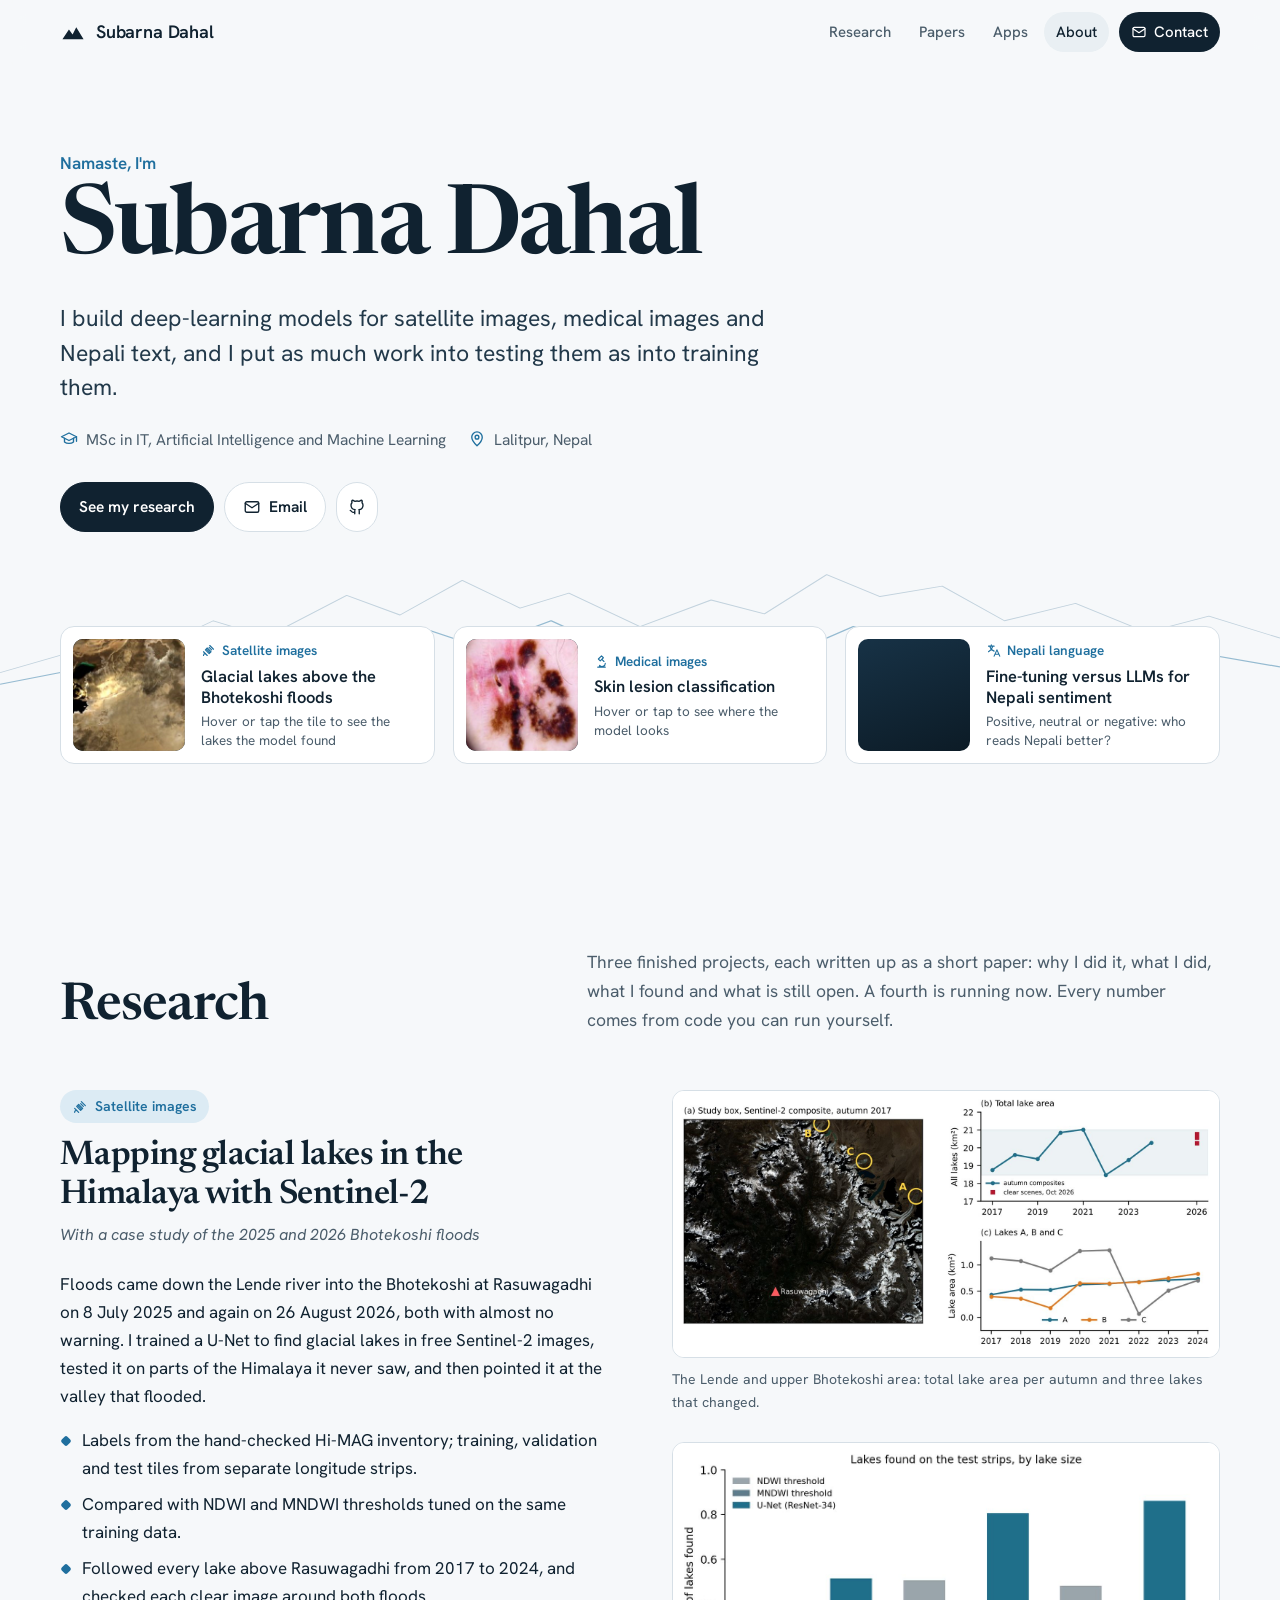
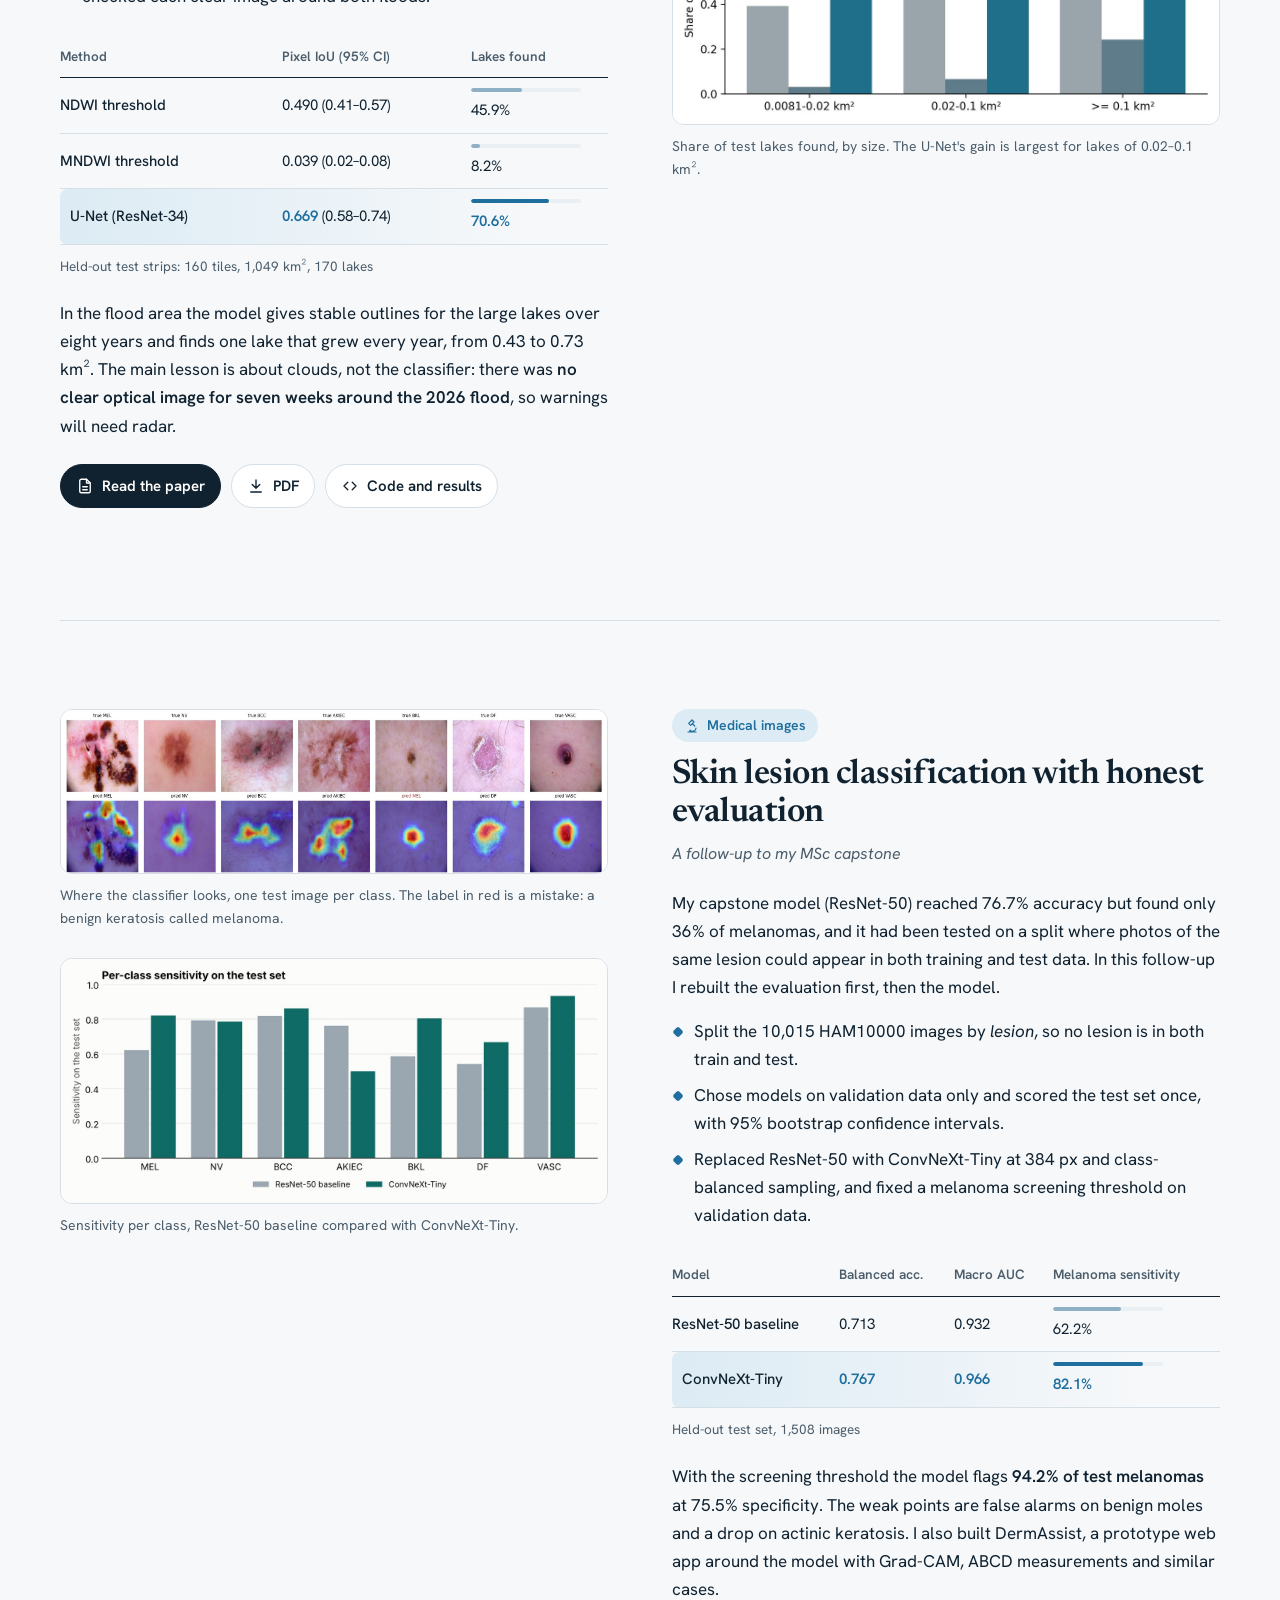
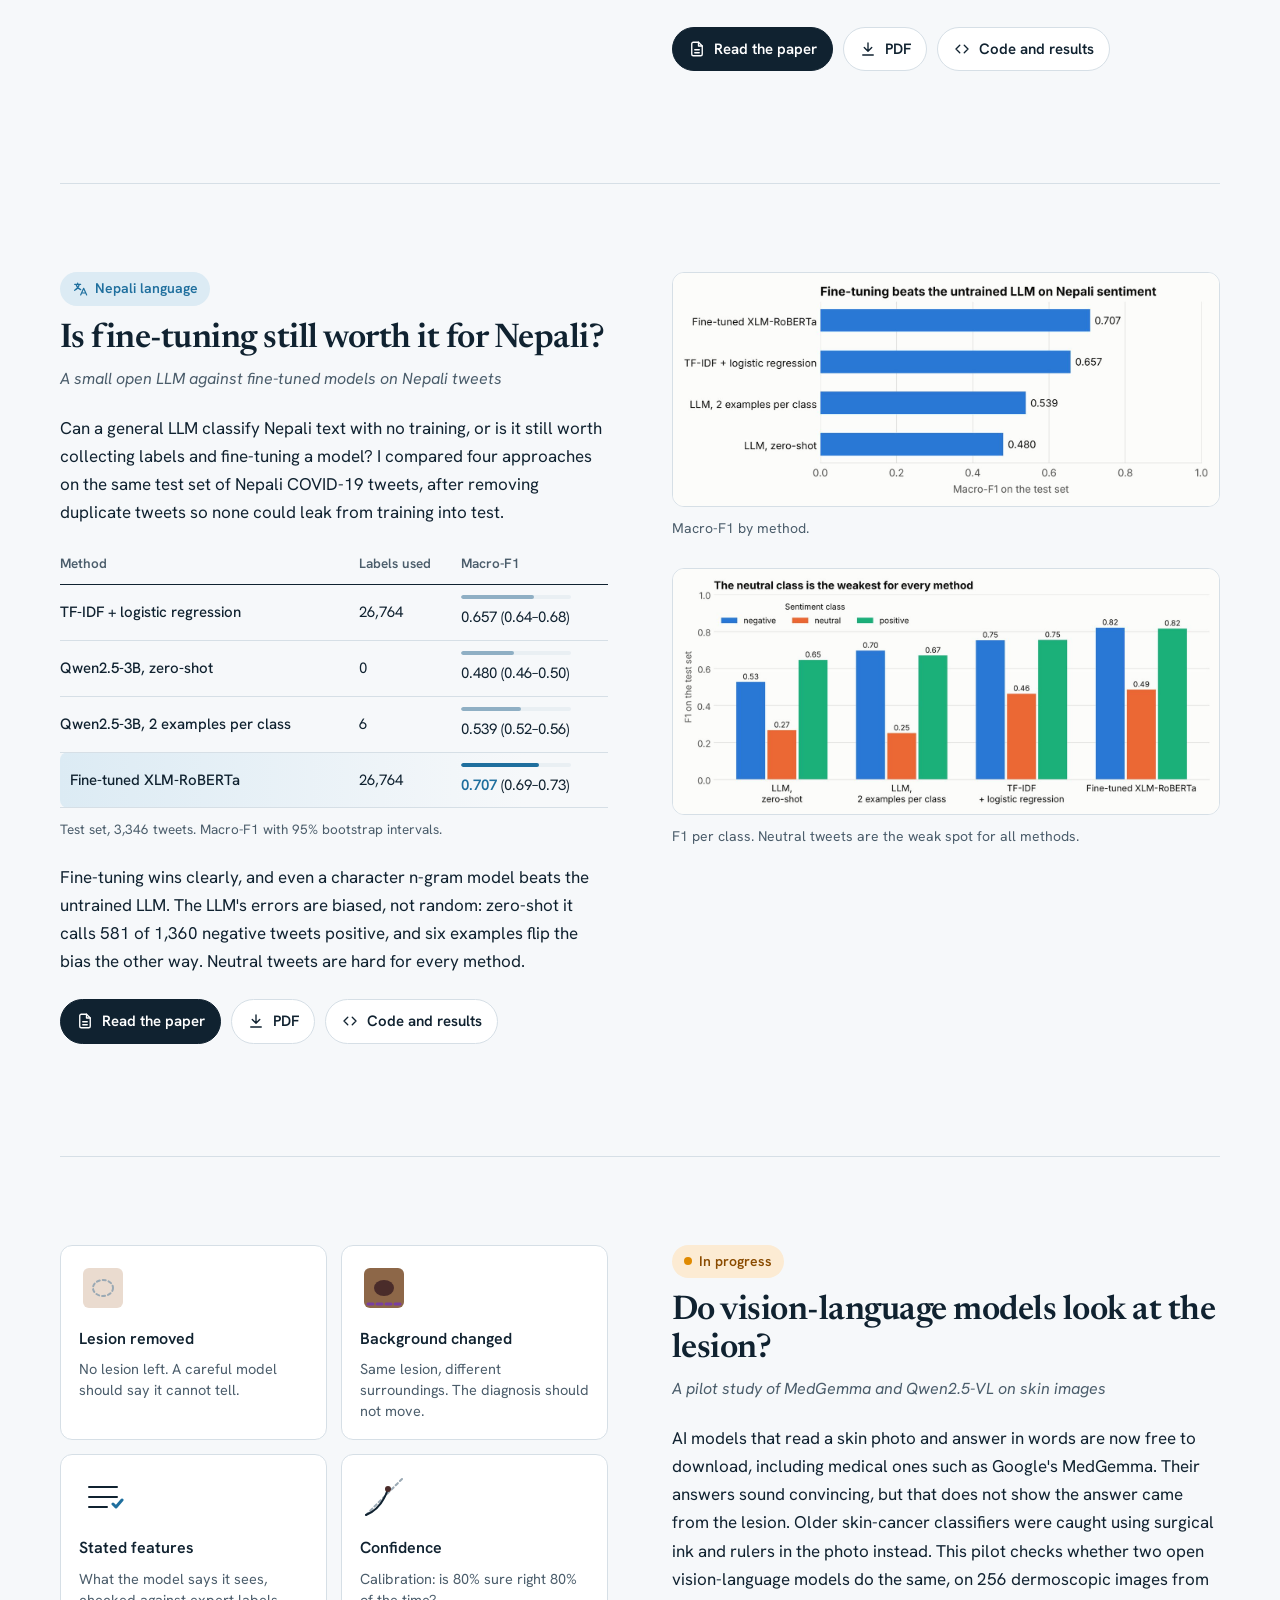
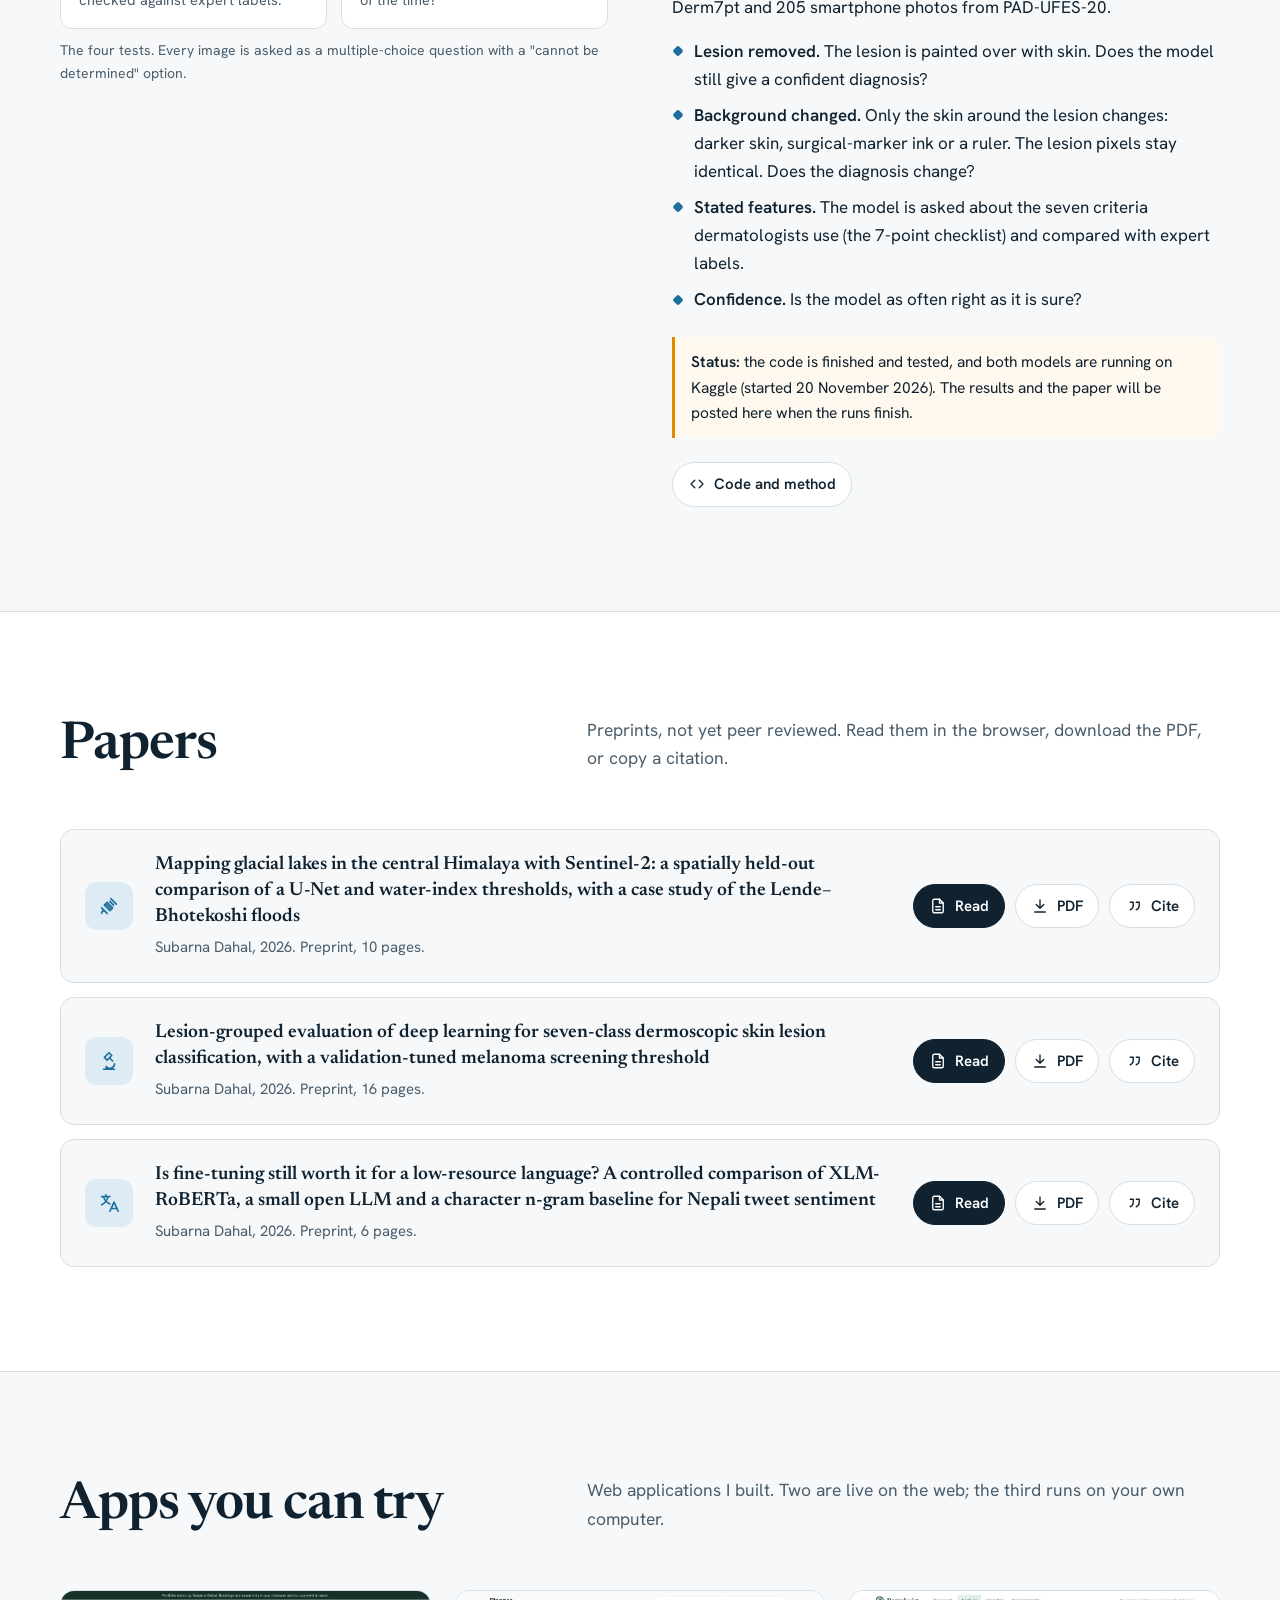
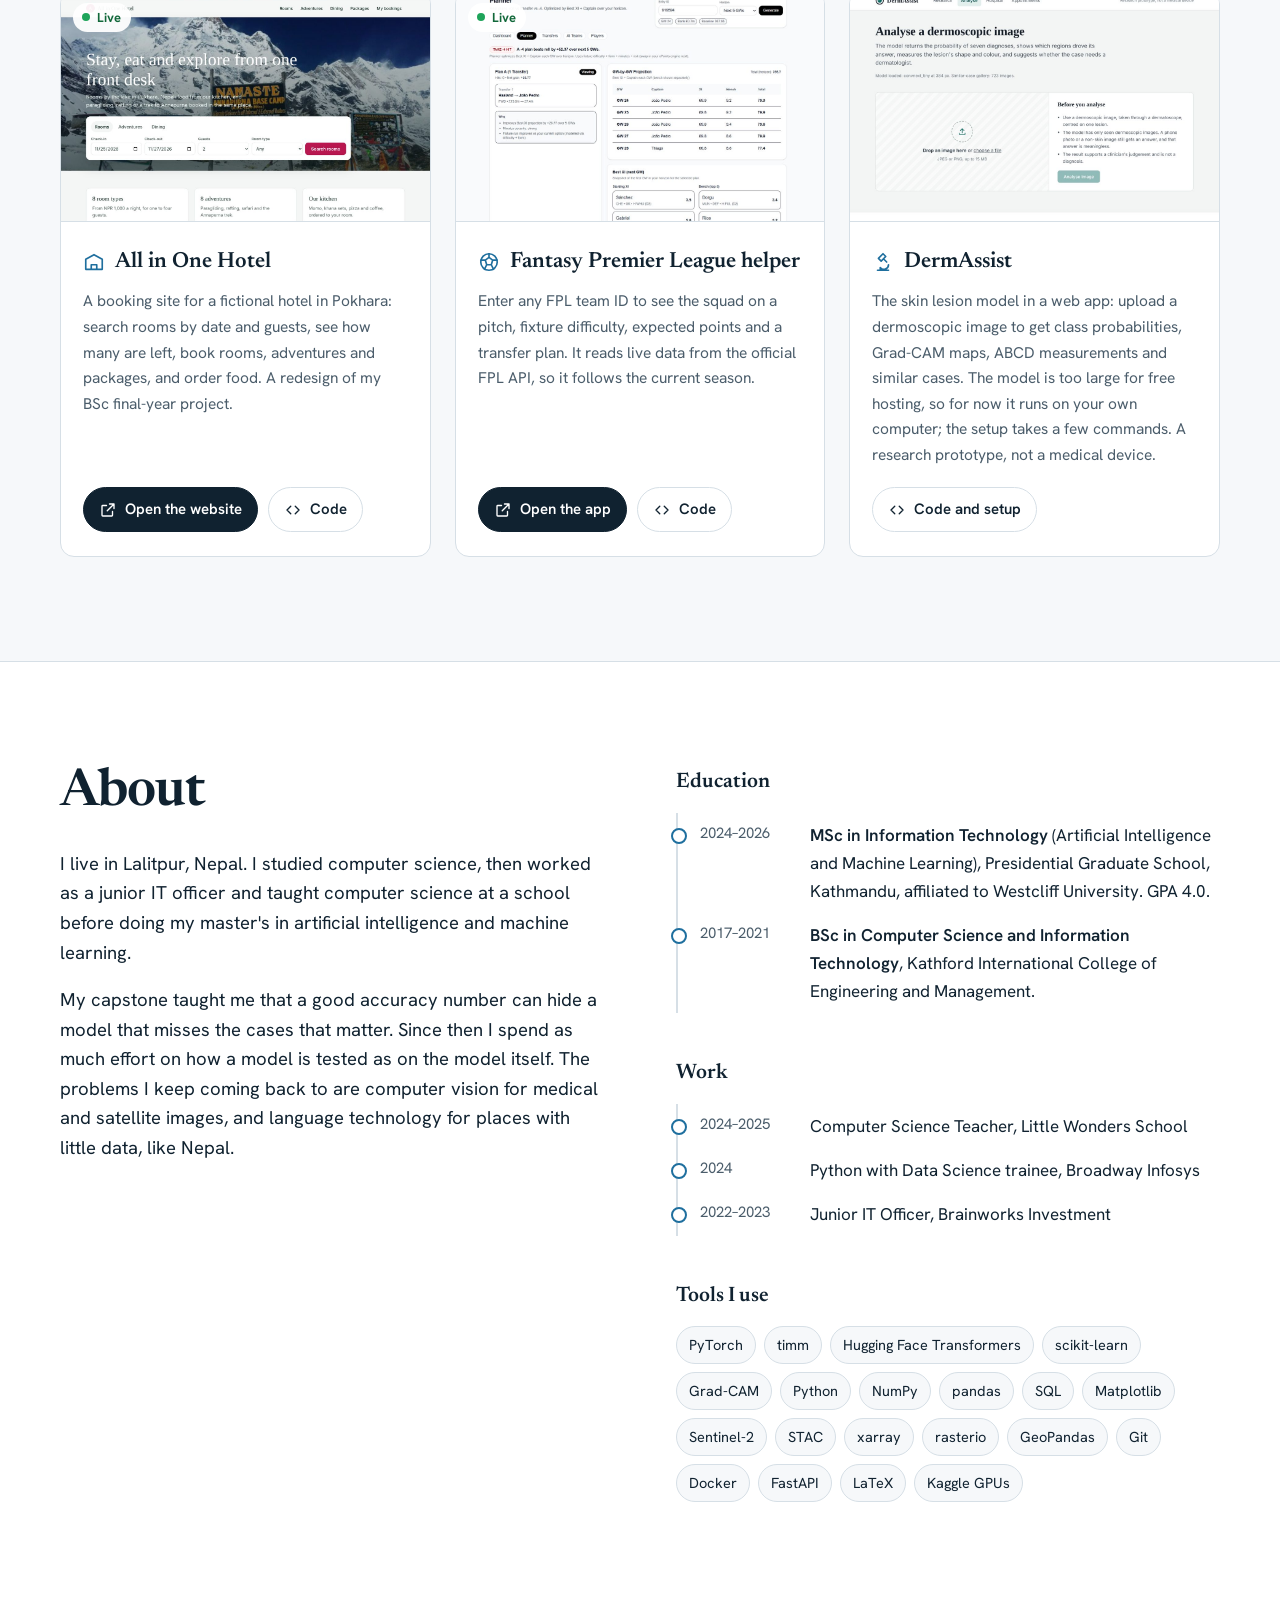
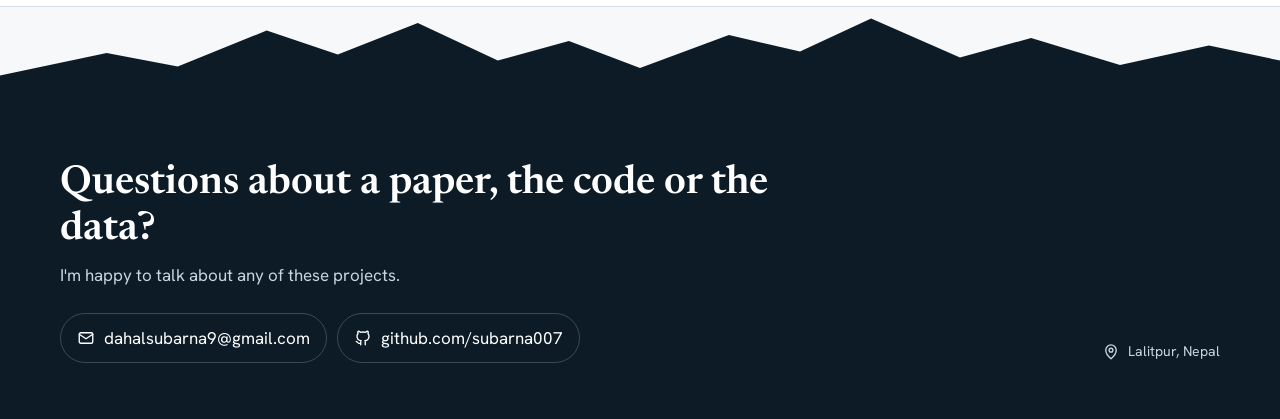
<file: index.html>
<!DOCTYPE html>
<html lang="en">
<head>
<meta charset="utf-8">
<meta name="viewport" content="width=device-width, initial-scale=1">
<title>Subarna Dahal: satellite images, medical images and Nepali NLP</title>
<meta name="description" content="Subarna Dahal, MSc IT (AI and ML), Lalitpur, Nepal. Research on glacial lake mapping from Sentinel-2, skin lesion classification and Nepali NLP, with papers, code and live apps.">
<meta property="og:title" content="Subarna Dahal: research, papers and apps">
<meta property="og:description" content="Glacial lake mapping, skin lesion classification and Nepali NLP. Papers, code and live apps.">
<meta property="og:image" content="img/gradcam-strip.jpg">
<meta name="theme-color" content="#102230">
<link rel="icon" href="data:image/svg+xml,%3Csvg xmlns='http://www.w3.org/2000/svg' viewBox='0 0 32 32'%3E%3Crect width='32' height='32' rx='8' fill='%23102230'/%3E%3Cpath d='M4 24l7-10 4 5 4-8 9 13z' fill='%23fff'/%3E%3C/svg%3E">
<link rel="preconnect" href="https://fonts.googleapis.com">
<link rel="preconnect" href="https://fonts.gstatic.com" crossorigin>
<link href="https://fonts.googleapis.com/css2?family=Hanken+Grotesk:ital,wght@0,400;0,500;0,600;0,700;1,400&family=Newsreader:opsz,wght@6..72,500;6..72,600&family=Mukta:wght@500;700&display=swap" rel="stylesheet">
<link rel="stylesheet" href="style.css">
<script>document.documentElement.classList.add('js')</script>
</head>
<body>

<svg width="0" height="0" style="position:absolute" aria-hidden="true">
  <defs>
    <symbol id="i-paper" viewBox="0 0 24 24"><path d="M14 3H7a2 2 0 0 0-2 2v14a2 2 0 0 0 2 2h10a2 2 0 0 0 2-2V8z"/><path d="M14 3v5h5M9 13h6M9 17h6"/></symbol>
    <symbol id="i-download" viewBox="0 0 24 24"><path d="M12 4v11M7 10l5 5 5-5M5 20h14"/></symbol>
    <symbol id="i-code" viewBox="0 0 24 24"><path d="M9 7l-5 5 5 5M15 7l5 5-5 5"/></symbol>
    <symbol id="i-open" viewBox="0 0 24 24"><path d="M14 4h6v6M20 4l-9 9M18 14v5a1 1 0 0 1-1 1H5a1 1 0 0 1-1-1V7a1 1 0 0 1 1-1h5"/></symbol>
    <symbol id="i-mail" viewBox="0 0 24 24"><rect x="3" y="5" width="18" height="14" rx="2"/><path d="M3 7l9 6 9-6"/></symbol>
    <symbol id="i-pin" viewBox="0 0 24 24"><path d="M12 21s-7-6.2-7-11.5a7 7 0 0 1 14 0C19 14.8 12 21 12 21z"/><circle cx="12" cy="9.5" r="2.5"/></symbol>
    <symbol id="i-cap" viewBox="0 0 24 24"><path d="M2 9l10-5 10 5-10 5z"/><path d="M6 11v5c3 2.5 9 2.5 12 0v-5M22 9v6"/></symbol>
    <symbol id="i-quote" viewBox="0 0 24 24"><path d="M7 7h4v4c0 3-1.5 5-4 6M15 7h4v4c0 3-1.5 5-4 6"/></symbol>
    <symbol id="i-github" viewBox="0 0 24 24"><path d="M9 19c-4 1.3-4-2-6-2.5M15 21v-3.5c0-1 .1-1.4-.5-2 2.8-.3 5.5-1.4 5.5-6a4.6 4.6 0 0 0-1.3-3.2 4.2 4.2 0 0 0-.1-3.2s-1.1-.3-3.5 1.3a12 12 0 0 0-6.2 0C6.5 2.8 5.4 3.1 5.4 3.1a4.2 4.2 0 0 0-.1 3.2A4.6 4.6 0 0 0 4 9.5c0 4.6 2.7 5.7 5.5 6-.6.6-.6 1.2-.5 2V21"/></symbol>
    <symbol id="i-sat" viewBox="0 0 24 24"><path d="M13 7l4 4M9.5 10.5l4 4M4 14l6 6M14 4l6 6M7 11l3-3 6 6-3 3z"/><path d="M4 20c0-2 1-3 3-3"/></symbol>
    <symbol id="i-scope" viewBox="0 0 24 24"><path d="M6 21h12M9 21v-3a5 5 0 0 0 9-3M12 3l3 3-5 5-3-3zM13 9l3 3"/><circle cx="16.5" cy="15" r="0"/></symbol>
    <symbol id="i-lang" viewBox="0 0 24 24"><path d="M4 5h9M8.5 3v2M6 5c1 4 3.5 6.5 7 8M11 5c-1 4-3.5 7-7 9M13 21l4.5-10L22 21M14.5 18h6"/></symbol>
    <symbol id="i-up" viewBox="0 0 24 24"><path d="M12 19V5M6 11l6-6 6 6"/></symbol>
    <symbol id="i-menu" viewBox="0 0 24 24"><path d="M4 7h16M4 12h16M4 17h16"/></symbol>
    <symbol id="i-close" viewBox="0 0 24 24"><path d="M6 6l12 12M18 6L6 18"/></symbol>
    <symbol id="i-expand" viewBox="0 0 24 24"><path d="M15 4h5v5M9 20H4v-5M20 4l-6 6M4 20l6-6"/></symbol>
    <symbol id="i-hotel" viewBox="0 0 24 24"><path d="M3 20V9l9-5 9 5v11M3 20h18M9 20v-5h6v5"/></symbol>
    <symbol id="i-ball" viewBox="0 0 24 24"><circle cx="12" cy="12" r="9"/><path d="M12 7l4 3-1.5 5h-5L8 10zM12 3v4M21 10l-5 0M3 10h5M7 20l2.5-5M17 20l-2.5-5"/></symbol>
  </defs>
</svg>

<a class="skip" href="#main">Skip to content</a>
<div class="progress" aria-hidden="true"><span></span></div>

<header class="site-header">
  <div class="wrap header-row">
    <a class="brand" href="#top" aria-label="Subarna Dahal, back to top">
      <svg class="brand-mark" viewBox="0 0 32 32" aria-hidden="true"><path d="M3 25l8-12 4.5 6 4.5-9L29 25z"/></svg>
      Subarna Dahal
    </a>
    <button class="menu-btn" aria-expanded="false" aria-controls="nav" aria-label="Open menu"><svg class="ic"><use href="#i-menu"/></svg></button>
    <nav id="nav" aria-label="Main">
      <a href="#research">Research</a>
      <a href="#papers">Papers</a>
      <a href="#apps">Apps</a>
      <a href="#about">About</a>
      <a class="nav-contact" href="#contact"><svg class="ic"><use href="#i-mail"/></svg>Contact</a>
    </nav>
  </div>
</header>

<main id="main">

<section class="hero" id="top">
  <div class="wrap hero-inner">
    <p class="hello">Namaste, I'm</p>
    <h1>Subarna Dahal</h1>
    <p class="lede">I build deep-learning models for satellite images, medical images and Nepali text, and I put as much work into testing them as into training them.</p>
    <ul class="meta">
      <li><svg class="ic"><use href="#i-cap"/></svg>MSc in IT, Artificial Intelligence and Machine Learning</li>
      <li><svg class="ic"><use href="#i-pin"/></svg>Lalitpur, Nepal</li>
    </ul>
    <p class="actions">
      <a class="btn btn-solid" href="#research">See my research</a>
      <a class="btn" href="mailto:dahalsubarna9@gmail.com"><svg class="ic"><use href="#i-mail"/></svg>Email</a>
      <a class="btn btn-icon" href="https://github.com/subarna007" aria-label="GitHub"><svg class="ic"><use href="#i-github"/></svg></a>
    </p>
  </div>

  <svg class="ridge" viewBox="0 0 1440 260" preserveAspectRatio="none" aria-hidden="true">
    <path class="ridge-back" d="M0 230 L90 190 L150 205 L240 140 L300 168 L390 96 L450 130 L520 70 L585 118 L640 92 L720 150 L800 104 L860 128 L930 60 L990 98 L1060 80 L1130 140 L1210 110 L1290 160 L1360 132 L1440 170"/>
    <path class="ridge-front" d="M0 250 L120 214 L200 232 L300 178 L380 206 L470 150 L540 186 L620 140 L700 196 L780 160 L870 210 L960 150 L1040 184 L1120 166 L1220 214 L1320 188 L1440 220"/>
  </svg>
  <div class="wrap topics">
    <a class="topic" href="#glacial">
      <span class="topic-img flip">
        <img src="img/thumb-glacial.jpg" width="480" height="480" alt="">
        <img class="over" src="img/thumb-glacial-mask.jpg" width="480" height="480" alt="">
      </span>
      <span class="topic-body">
        <span class="topic-tag"><svg class="ic"><use href="#i-sat"/></svg>Satellite images</span>
        <b>Glacial lakes above the Bhotekoshi floods</b>
        <span class="hint">Hover or tap the tile to see the lakes the model found</span>
      </span>
    </a>
    <a class="topic" href="#skin">
      <span class="topic-img flip">
        <img src="img/thumb-skin.jpg" width="480" height="480" alt="">
        <img class="over" src="img/thumb-skin-cam.jpg" width="480" height="480" alt="">
      </span>
      <span class="topic-body">
        <span class="topic-tag"><svg class="ic"><use href="#i-scope"/></svg>Medical images</span>
        <b>Skin lesion classification</b>
        <span class="hint">Hover or tap to see where the model looks</span>
      </span>
    </a>
    <a class="topic" href="#nepali">
      <span class="topic-img words" aria-hidden="true">
        <span lang="ne" class="w w1">सकारात्मक</span>
        <span lang="ne" class="w w2">तटस्थ</span>
        <span lang="ne" class="w w3">नकारात्मक</span>
      </span>
      <span class="topic-body">
        <span class="topic-tag"><svg class="ic"><use href="#i-lang"/></svg>Nepali language</span>
        <b>Fine-tuning versus LLMs for Nepali sentiment</b>
        <span class="hint">Positive, neutral or negative: who reads Nepali better?</span>
      </span>
    </a>
  </div>
</section>

<section id="research" class="section">
  <div class="wrap">
    <div class="section-head">
      <h2 class="section-title">Research</h2>
      <p class="section-intro">Three finished projects, each written up as a short paper: why I did it, what I did, what I found and what is still open. A fourth is running now. Every number comes from code you can run yourself.</p>
    </div>

    <article class="study reveal" id="glacial">
      <div class="study-text">
        <p class="tag"><svg class="ic"><use href="#i-sat"/></svg>Satellite images</p>
        <h3>Mapping glacial lakes in the Himalaya with Sentinel-2</h3>
        <p class="kicker">With a case study of the 2025 and 2026 Bhotekoshi floods</p>
        <p>Floods came down the Lende river into the Bhotekoshi at Rasuwagadhi on 8 July 2025 and again on 26 August 2026, both with almost no warning. I trained a U-Net to find glacial lakes in free Sentinel-2 images, tested it on parts of the Himalaya it never saw, and then pointed it at the valley that flooded.</p>
        <ul class="points">
          <li>Labels from the hand-checked Hi-MAG inventory; training, validation and test tiles from separate longitude strips.</li>
          <li>Compared with NDWI and MNDWI thresholds tuned on the same training data.</li>
          <li>Followed every lake above Rasuwagadhi from 2017 to 2024, and checked each clear image around both floods.</li>
        </ul>
        <table class="results">
          <caption>Held-out test strips: 160 tiles, 1,049 km², 170 lakes</caption>
          <thead><tr><th scope="col">Method</th><th scope="col">Pixel IoU (95% CI)</th><th scope="col">Lakes found</th></tr></thead>
          <tbody>
            <tr><th scope="row">NDWI threshold</th><td>0.490 (0.41–0.57)</td><td><span class="bar" style="--v:45.9"></span>45.9%</td></tr>
            <tr><th scope="row">MNDWI threshold</th><td>0.039 (0.02–0.08)</td><td><span class="bar" style="--v:8.2"></span>8.2%</td></tr>
            <tr class="best"><th scope="row">U-Net (ResNet-34)</th><td><b>0.669</b> (0.58–0.74)</td><td><span class="bar" style="--v:70.6"></span><b>70.6%</b></td></tr>
          </tbody>
        </table>
        <p>In the flood area the model gives stable outlines for the large lakes over eight years and finds one lake that grew every year, from 0.43 to 0.73 km². The main lesson is about clouds, not the classifier: there was <b>no clear optical image for seven weeks around the 2026 flood</b>, so warnings will need radar.</p>
        <p class="paper-links">
          <a class="btn btn-solid" href="papers/Dahal_2026_glacial_lake_mapping.pdf" target="_blank" rel="noopener"><svg class="ic"><use href="#i-paper"/></svg>Read the paper</a>
          <a class="btn" href="papers/Dahal_2026_glacial_lake_mapping.pdf" download><svg class="ic"><use href="#i-download"/></svg>PDF</a>
          <a class="btn" href="https://github.com/subarna007/glacial-lake-mapping-sentinel2"><svg class="ic"><use href="#i-code"/></svg>Code and results</a>
        </p>
      </div>
      <figure class="study-fig">
        <button class="zoom" type="button"><img src="img/glacial-lende.jpg" width="1500" height="730" loading="lazy" alt="Map of the Lende and upper Bhotekoshi area with three lakes marked, total lake area per year from 2017 to 2024, and area of the three marked lakes."><span class="zoom-ic"><svg class="ic"><use href="#i-expand"/></svg></span></button>
        <figcaption>The Lende and upper Bhotekoshi area: total lake area per autumn and three lakes that changed.</figcaption>
        <button class="zoom" type="button"><img src="img/glacial-size.jpg" width="1200" height="617" loading="lazy" alt="Bar chart of the share of test lakes found by NDWI, MNDWI and the U-Net in three size classes."><span class="zoom-ic"><svg class="ic"><use href="#i-expand"/></svg></span></button>
        <figcaption>Share of test lakes found, by size. The U-Net's gain is largest for lakes of 0.02–0.1 km².</figcaption>
      </figure>
    </article>

    <article class="study study-flip reveal" id="skin">
      <div class="study-text">
        <p class="tag"><svg class="ic"><use href="#i-scope"/></svg>Medical images</p>
        <h3>Skin lesion classification with honest evaluation</h3>
        <p class="kicker">A follow-up to my MSc capstone</p>
        <p>My capstone model (ResNet-50) reached 76.7% accuracy but found only 36% of melanomas, and it had been tested on a split where photos of the same lesion could appear in both training and test data. In this follow-up I rebuilt the evaluation first, then the model.</p>
        <ul class="points">
          <li>Split the 10,015 HAM10000 images by <em>lesion</em>, so no lesion is in both train and test.</li>
          <li>Chose models on validation data only and scored the test set once, with 95% bootstrap confidence intervals.</li>
          <li>Replaced ResNet-50 with ConvNeXt-Tiny at 384 px and class-balanced sampling, and fixed a melanoma screening threshold on validation data.</li>
        </ul>
        <table class="results">
          <caption>Held-out test set, 1,508 images</caption>
          <thead><tr><th scope="col">Model</th><th scope="col">Balanced acc.</th><th scope="col">Macro AUC</th><th scope="col">Melanoma sensitivity</th></tr></thead>
          <tbody>
            <tr><th scope="row">ResNet-50 baseline</th><td>0.713</td><td>0.932</td><td><span class="bar" style="--v:62.2"></span>62.2%</td></tr>
            <tr class="best"><th scope="row">ConvNeXt-Tiny</th><td><b>0.767</b></td><td><b>0.966</b></td><td><span class="bar" style="--v:82.1"></span><b>82.1%</b></td></tr>
          </tbody>
        </table>
        <p>With the screening threshold the model flags <b>94.2% of test melanomas</b> at 75.5% specificity. The weak points are false alarms on benign moles and a drop on actinic keratosis. I also built DermAssist, a prototype web app around the model with Grad-CAM, ABCD measurements and similar cases.</p>
        <p class="paper-links">
          <a class="btn btn-solid" href="papers/Dahal_2026_skin_lesion_classification.pdf" target="_blank" rel="noopener"><svg class="ic"><use href="#i-paper"/></svg>Read the paper</a>
          <a class="btn" href="papers/Dahal_2026_skin_lesion_classification.pdf" download><svg class="ic"><use href="#i-download"/></svg>PDF</a>
          <a class="btn" href="https://github.com/subarna007/skin-lesion-classification-isic2018"><svg class="ic"><use href="#i-code"/></svg>Code and results</a>
        </p>
      </div>
      <figure class="study-fig">
        <button class="zoom" type="button"><img src="img/gradcam-strip.jpg" width="1800" height="535" loading="lazy" alt="Seven dermoscopic images, one per class, each above a Grad-CAM heat map. One benign keratosis is wrongly predicted as melanoma."><span class="zoom-ic"><svg class="ic"><use href="#i-expand"/></svg></span></button>
        <figcaption>Where the classifier looks, one test image per class. The label in red is a mistake: a benign keratosis called melanoma.</figcaption>
        <button class="zoom" type="button"><img src="img/skin-per-class.jpg" width="1400" height="626" loading="lazy" alt="Bar chart of sensitivity for each of the seven classes, comparing the ResNet-50 baseline with ConvNeXt-Tiny."><span class="zoom-ic"><svg class="ic"><use href="#i-expand"/></svg></span></button>
        <figcaption>Sensitivity per class, ResNet-50 baseline compared with ConvNeXt-Tiny.</figcaption>
      </figure>
    </article>

    <article class="study reveal" id="nepali">
      <div class="study-text">
        <p class="tag"><svg class="ic"><use href="#i-lang"/></svg>Nepali language</p>
        <h3>Is fine-tuning still worth it for Nepali?</h3>
        <p class="kicker">A small open LLM against fine-tuned models on Nepali tweets</p>
        <p>Can a general LLM classify Nepali text with no training, or is it still worth collecting labels and fine-tuning a model? I compared four approaches on the same test set of Nepali COVID-19 tweets, after removing duplicate tweets so none could leak from training into test.</p>
        <table class="results">
          <caption>Test set, 3,346 tweets. Macro-F1 with 95% bootstrap intervals.</caption>
          <thead><tr><th scope="col">Method</th><th scope="col">Labels used</th><th scope="col">Macro-F1</th></tr></thead>
          <tbody>
            <tr><th scope="row">TF-IDF + logistic regression</th><td>26,764</td><td><span class="bar" style="--v:65.7"></span>0.657 (0.64–0.68)</td></tr>
            <tr><th scope="row">Qwen2.5-3B, zero-shot</th><td>0</td><td><span class="bar" style="--v:48.0"></span>0.480 (0.46–0.50)</td></tr>
            <tr><th scope="row">Qwen2.5-3B, 2 examples per class</th><td>6</td><td><span class="bar" style="--v:53.9"></span>0.539 (0.52–0.56)</td></tr>
            <tr class="best"><th scope="row">Fine-tuned XLM-RoBERTa</th><td>26,764</td><td><span class="bar" style="--v:70.7"></span><b>0.707</b> (0.69–0.73)</td></tr>
          </tbody>
        </table>
        <p>Fine-tuning wins clearly, and even a character n-gram model beats the untrained LLM. The LLM's errors are biased, not random: zero-shot it calls 581 of 1,360 negative tweets positive, and six examples flip the bias the other way. Neutral tweets are hard for every method.</p>
        <p class="paper-links">
          <a class="btn btn-solid" href="papers/Dahal_2026_nepali_sentiment_finetune_vs_llm.pdf" target="_blank" rel="noopener"><svg class="ic"><use href="#i-paper"/></svg>Read the paper</a>
          <a class="btn" href="papers/Dahal_2026_nepali_sentiment_finetune_vs_llm.pdf" download><svg class="ic"><use href="#i-download"/></svg>PDF</a>
          <a class="btn" href="https://github.com/subarna007/Nepali-Sentiment-finetune-vs-llm"><svg class="ic"><use href="#i-code"/></svg>Code and results</a>
        </p>
      </div>
      <figure class="study-fig">
        <button class="zoom" type="button"><img src="img/nepali-macro-f1.jpg" width="1400" height="597" loading="lazy" alt="Bar chart of macro-F1 for the four methods."><span class="zoom-ic"><svg class="ic"><use href="#i-expand"/></svg></span></button>
        <figcaption>Macro-F1 by method.</figcaption>
        <button class="zoom" type="button"><img src="img/nepali-per-class.jpg" width="1400" height="626" loading="lazy" alt="Bar chart of F1 for negative, neutral and positive tweets for each method."><span class="zoom-ic"><svg class="ic"><use href="#i-expand"/></svg></span></button>
        <figcaption>F1 per class. Neutral tweets are the weak spot for all methods.</figcaption>
      </figure>
    </article>

    <article class="study study-flip reveal" id="vlm">
      <div class="study-text">
        <p class="tag tag-live"><span class="dot" aria-hidden="true"></span>In progress</p>
        <h3>Do vision-language models look at the lesion?</h3>
        <p class="kicker">A pilot study of MedGemma and Qwen2.5-VL on skin images</p>
        <p>AI models that read a skin photo and answer in words are now free to download, including medical ones such as Google's MedGemma. Their answers sound convincing, but that does not show the answer came from the lesion. Older skin-cancer classifiers were caught using surgical ink and rulers in the photo instead. This pilot checks whether two open vision-language models do the same, on 256 dermoscopic images from Derm7pt and 205 smartphone photos from PAD-UFES-20.</p>
        <ul class="points">
          <li><b>Lesion removed.</b> The lesion is painted over with skin. Does the model still give a confident diagnosis?</li>
          <li><b>Background changed.</b> Only the skin around the lesion changes: darker skin, surgical-marker ink or a ruler. The lesion pixels stay identical. Does the diagnosis change?</li>
          <li><b>Stated features.</b> The model is asked about the seven criteria dermatologists use (the 7-point checklist) and compared with expert labels.</li>
          <li><b>Confidence.</b> Is the model as often right as it is sure?</li>
        </ul>
        <p class="status"><b>Status:</b> the code is finished and tested, and both models are running on Kaggle (started 20 November 2026). The results and the paper will be posted here when the runs finish.</p>
        <p class="paper-links">
          <a class="btn" href="https://github.com/subarna007/derm-vlm-shortcut-pilot"><svg class="ic"><use href="#i-code"/></svg>Code and method</a>
        </p>
      </div>
      <figure class="study-fig">
        <div class="tests" aria-label="The four tests">
          <div class="test"><span class="test-ic"><svg viewBox="0 0 48 48" aria-hidden="true"><rect x="4" y="4" width="40" height="40" rx="6"/><ellipse cx="24" cy="24" rx="10" ry="8" class="ghost"/></svg></span><b>Lesion removed</b><span>No lesion left. A careful model should say it cannot tell.</span></div>
          <div class="test"><span class="test-ic"><svg viewBox="0 0 48 48" aria-hidden="true"><rect x="4" y="4" width="40" height="40" rx="6" class="dark"/><ellipse cx="24" cy="24" rx="10" ry="8" class="lesion"/><path d="M8 40h32" class="ink"/></svg></span><b>Background changed</b><span>Same lesion, different surroundings. The diagnosis should not move.</span></div>
          <div class="test"><span class="test-ic"><svg viewBox="0 0 48 48" aria-hidden="true"><path d="M10 14h28M10 24h28M10 34h18"/><path d="M34 31l3 3 6-7" class="ok"/></svg></span><b>Stated features</b><span>What the model says it sees, checked against expert labels.</span></div>
          <div class="test"><span class="test-ic"><svg viewBox="0 0 48 48" aria-hidden="true"><path d="M6 42L42 6" class="ghost"/><path d="M6 42c10-4 18-14 22-26" /><circle cx="28" cy="16" r="3" class="lesion"/></svg></span><b>Confidence</b><span>Calibration: is 80% sure right 80% of the time?</span></div>
        </div>
        <figcaption>The four tests. Every image is asked as a multiple-choice question with a "cannot be determined" option.</figcaption>
      </figure>
    </article>
  </div>
</section>

<section id="papers" class="section section-alt">
  <div class="wrap">
    <div class="section-head">
      <h2 class="section-title">Papers</h2>
      <p class="section-intro">Preprints, not yet peer reviewed. Read them in the browser, download the PDF, or copy a citation.</p>
    </div>
    <ul class="paper-list">
      <li class="reveal">
        <span class="paper-ic"><svg class="ic"><use href="#i-sat"/></svg></span>
        <div>
          <h3>Mapping glacial lakes in the central Himalaya with Sentinel-2: a spatially held-out comparison of a U-Net and water-index thresholds, with a case study of the Lende–Bhotekoshi floods</h3>
          <p>Subarna Dahal, 2026. Preprint, 10 pages.</p>
        </div>
        <p class="paper-links">
          <a class="btn btn-solid" href="papers/Dahal_2026_glacial_lake_mapping.pdf" target="_blank" rel="noopener"><svg class="ic"><use href="#i-paper"/></svg>Read</a>
          <a class="btn" href="papers/Dahal_2026_glacial_lake_mapping.pdf" download><svg class="ic"><use href="#i-download"/></svg>PDF</a>
          <button class="btn cite" type="button" data-key="dahal2026glacial" data-title="Mapping glacial lakes in the central Himalaya with Sentinel-2: a spatially held-out comparison of a U-Net and water-index thresholds, with a case study of the Lende--Bhotekoshi floods" data-url="https://github.com/subarna007/glacial-lake-mapping-sentinel2"><svg class="ic"><use href="#i-quote"/></svg>Cite</button>
        </p>
      </li>
      <li class="reveal">
        <span class="paper-ic"><svg class="ic"><use href="#i-scope"/></svg></span>
        <div>
          <h3>Lesion-grouped evaluation of deep learning for seven-class dermoscopic skin lesion classification, with a validation-tuned melanoma screening threshold</h3>
          <p>Subarna Dahal, 2026. Preprint, 16 pages.</p>
        </div>
        <p class="paper-links">
          <a class="btn btn-solid" href="papers/Dahal_2026_skin_lesion_classification.pdf" target="_blank" rel="noopener"><svg class="ic"><use href="#i-paper"/></svg>Read</a>
          <a class="btn" href="papers/Dahal_2026_skin_lesion_classification.pdf" download><svg class="ic"><use href="#i-download"/></svg>PDF</a>
          <button class="btn cite" type="button" data-key="dahal2026skin" data-title="Lesion-grouped evaluation of deep learning for seven-class dermoscopic skin lesion classification, with a validation-tuned melanoma screening threshold" data-url="https://github.com/subarna007/skin-lesion-classification-isic2018"><svg class="ic"><use href="#i-quote"/></svg>Cite</button>
        </p>
      </li>
      <li class="reveal">
        <span class="paper-ic"><svg class="ic"><use href="#i-lang"/></svg></span>
        <div>
          <h3>Is fine-tuning still worth it for a low-resource language? A controlled comparison of XLM-RoBERTa, a small open LLM and a character n-gram baseline for Nepali tweet sentiment</h3>
          <p>Subarna Dahal, 2026. Preprint, 6 pages.</p>
        </div>
        <p class="paper-links">
          <a class="btn btn-solid" href="papers/Dahal_2026_nepali_sentiment_finetune_vs_llm.pdf" target="_blank" rel="noopener"><svg class="ic"><use href="#i-paper"/></svg>Read</a>
          <a class="btn" href="papers/Dahal_2026_nepali_sentiment_finetune_vs_llm.pdf" download><svg class="ic"><use href="#i-download"/></svg>PDF</a>
          <button class="btn cite" type="button" data-key="dahal2026nepali" data-title="Is fine-tuning still worth it for a low-resource language? A controlled comparison of XLM-RoBERTa, a small open LLM and a character n-gram baseline for Nepali tweet sentiment" data-url="https://github.com/subarna007/Nepali-Sentiment-finetune-vs-llm"><svg class="ic"><use href="#i-quote"/></svg>Cite</button>
        </p>
      </li>
    </ul>
  </div>
</section>

<section id="apps" class="section">
  <div class="wrap">
    <div class="section-head">
      <h2 class="section-title">Apps you can try</h2>
      <p class="section-intro">Web applications I built. Two are live on the web; the third runs on your own computer.</p>
    </div>
    <div class="apps">
      <article class="app reveal">
        <a class="app-shot" href="projects/hotel/" target="_blank" rel="noopener"><img src="img/app-hotel.jpg" width="1200" height="755" loading="lazy" alt="All in One Hotel home page with a search box for rooms, adventures and dining"><span class="live">Live</span></a>
        <div class="app-body">
          <h3><svg class="ic"><use href="#i-hotel"/></svg>All in One Hotel</h3>
          <p>A booking site for a fictional hotel in Pokhara: search rooms by date and guests, see how many are left, book rooms, adventures and packages, and order food. A redesign of my BSc final-year project.</p>
          <p class="paper-links">
            <a class="btn btn-solid" href="projects/hotel/" target="_blank" rel="noopener"><svg class="ic"><use href="#i-open"/></svg>Open the website</a>
            <a class="btn" href="https://github.com/subarna007/hotelwebsite"><svg class="ic"><use href="#i-code"/></svg>Code</a>
          </p>
        </div>
      </article>
      <article class="app reveal">
        <a class="app-shot" href="https://fpl-helper-seven.vercel.app/" target="_blank" rel="noopener"><img src="img/app-fpl.jpg" width="1200" height="675" loading="lazy" alt="Fantasy Premier League helper showing a squad on a pitch"><span class="live">Live</span></a>
        <div class="app-body">
          <h3><svg class="ic"><use href="#i-ball"/></svg>Fantasy Premier League helper</h3>
          <p>Enter any FPL team ID to see the squad on a pitch, fixture difficulty, expected points and a transfer plan. It reads live data from the official FPL API, so it follows the current season.</p>
          <p class="paper-links">
            <a class="btn btn-solid" href="https://fpl-helper-seven.vercel.app/" target="_blank" rel="noopener"><svg class="ic"><use href="#i-open"/></svg>Open the app</a>
            <a class="btn" href="https://github.com/subarna007/fpl-helper"><svg class="ic"><use href="#i-code"/></svg>Code</a>
          </p>
        </div>
      </article>
      <article class="app reveal">
        <a class="app-shot" href="https://github.com/subarna007/skin-lesion-classification-isic2018"><img src="img/app-dermassist.jpg" width="1200" height="750" loading="lazy" alt="DermAssist page for uploading a dermoscopic image to analyse"></a>
        <div class="app-body">
          <h3><svg class="ic"><use href="#i-scope"/></svg>DermAssist</h3>
          <p>The skin lesion model in a web app: upload a dermoscopic image to get class probabilities, Grad-CAM maps, ABCD measurements and similar cases. The model is too large for free hosting, so for now it runs on your own computer; the setup takes a few commands. A research prototype, not a medical device.</p>
          <p class="paper-links">
            <a class="btn" href="https://github.com/subarna007/skin-lesion-classification-isic2018"><svg class="ic"><use href="#i-code"/></svg>Code and setup</a>
          </p>
        </div>
      </article>
    </div>
  </div>
</section>

<section id="about" class="section section-alt">
  <div class="wrap about-grid">
    <div class="about-text">
      <h2 class="section-title">About</h2>
      <p>I live in Lalitpur, Nepal. I studied computer science, then worked as a junior IT officer and taught computer science at a school before doing my master's in artificial intelligence and machine learning.</p>
      <p>My capstone taught me that a good accuracy number can hide a model that misses the cases that matter. Since then I spend as much effort on how a model is tested as on the model itself. The problems I keep coming back to are computer vision for medical and satellite images, and language technology for places with little data, like Nepal.</p>
    </div>
    <div>
      <h3 class="group">Education</h3>
      <ol class="timeline">
        <li><span class="when">2024–2026</span><div><b>MSc in Information Technology</b> (Artificial Intelligence and Machine Learning), Presidential Graduate School, Kathmandu, affiliated to Westcliff University. GPA 4.0.</div></li>
        <li><span class="when">2017–2021</span><div><b>BSc in Computer Science and Information Technology</b>, Kathford International College of Engineering and Management.</div></li>
      </ol>
      <h3 class="group">Work</h3>
      <ol class="timeline">
        <li><span class="when">2024–2025</span><div>Computer Science Teacher, Little Wonders School</div></li>
        <li><span class="when">2024</span><div>Python with Data Science trainee, Broadway Infosys</div></li>
        <li><span class="when">2022–2023</span><div>Junior IT Officer, Brainworks Investment</div></li>
      </ol>
      <h3 class="group">Tools I use</h3>
      <ul class="chips">
        <li>PyTorch</li><li>timm</li><li>Hugging Face Transformers</li><li>scikit-learn</li><li>Grad-CAM</li>
        <li>Python</li><li>NumPy</li><li>pandas</li><li>SQL</li><li>Matplotlib</li>
        <li>Sentinel-2</li><li>STAC</li><li>xarray</li><li>rasterio</li><li>GeoPandas</li>
        <li>Git</li><li>Docker</li><li>FastAPI</li><li>LaTeX</li><li>Kaggle GPUs</li>
      </ul>
    </div>
  </div>
</section>

</main>

<footer class="site-footer" id="contact">
  <svg class="ridge ridge-foot" viewBox="0 0 1440 120" preserveAspectRatio="none" aria-hidden="true"><path d="M0 120 L0 90 L120 60 L200 78 L300 30 L380 62 L470 20 L560 70 L640 44 L720 80 L820 36 L900 58 L980 14 L1080 66 L1160 40 L1260 76 L1360 50 L1440 70 L1440 120 Z"/></svg>
  <div class="wrap footer-row">
    <div>
      <p class="footer-big">Questions about a paper, the code or the data?</p>
      <p class="footer-sub">I'm happy to talk about any of these projects.</p>
      <p class="footer-links">
        <a href="mailto:dahalsubarna9@gmail.com"><svg class="ic"><use href="#i-mail"/></svg>dahalsubarna9@gmail.com</a>
        <a href="https://github.com/subarna007"><svg class="ic"><use href="#i-github"/></svg>github.com/subarna007</a>
      </p>
    </div>
    <p class="small"><svg class="ic"><use href="#i-pin"/></svg>Lalitpur, Nepal</p>
  </div>
</footer>

<button class="to-top" type="button" aria-label="Back to top"><svg class="ic"><use href="#i-up"/></svg></button>

<dialog class="lightbox" aria-label="Enlarged figure">
  <button class="lb-close" type="button" aria-label="Close"><svg class="ic"><use href="#i-close"/></svg></button>
  <img alt="">
  <p class="lb-cap"></p>
</dialog>

<div class="toast" role="status" aria-live="polite"></div>

<script src="site.js"></script>
</body>
</html>
</file>
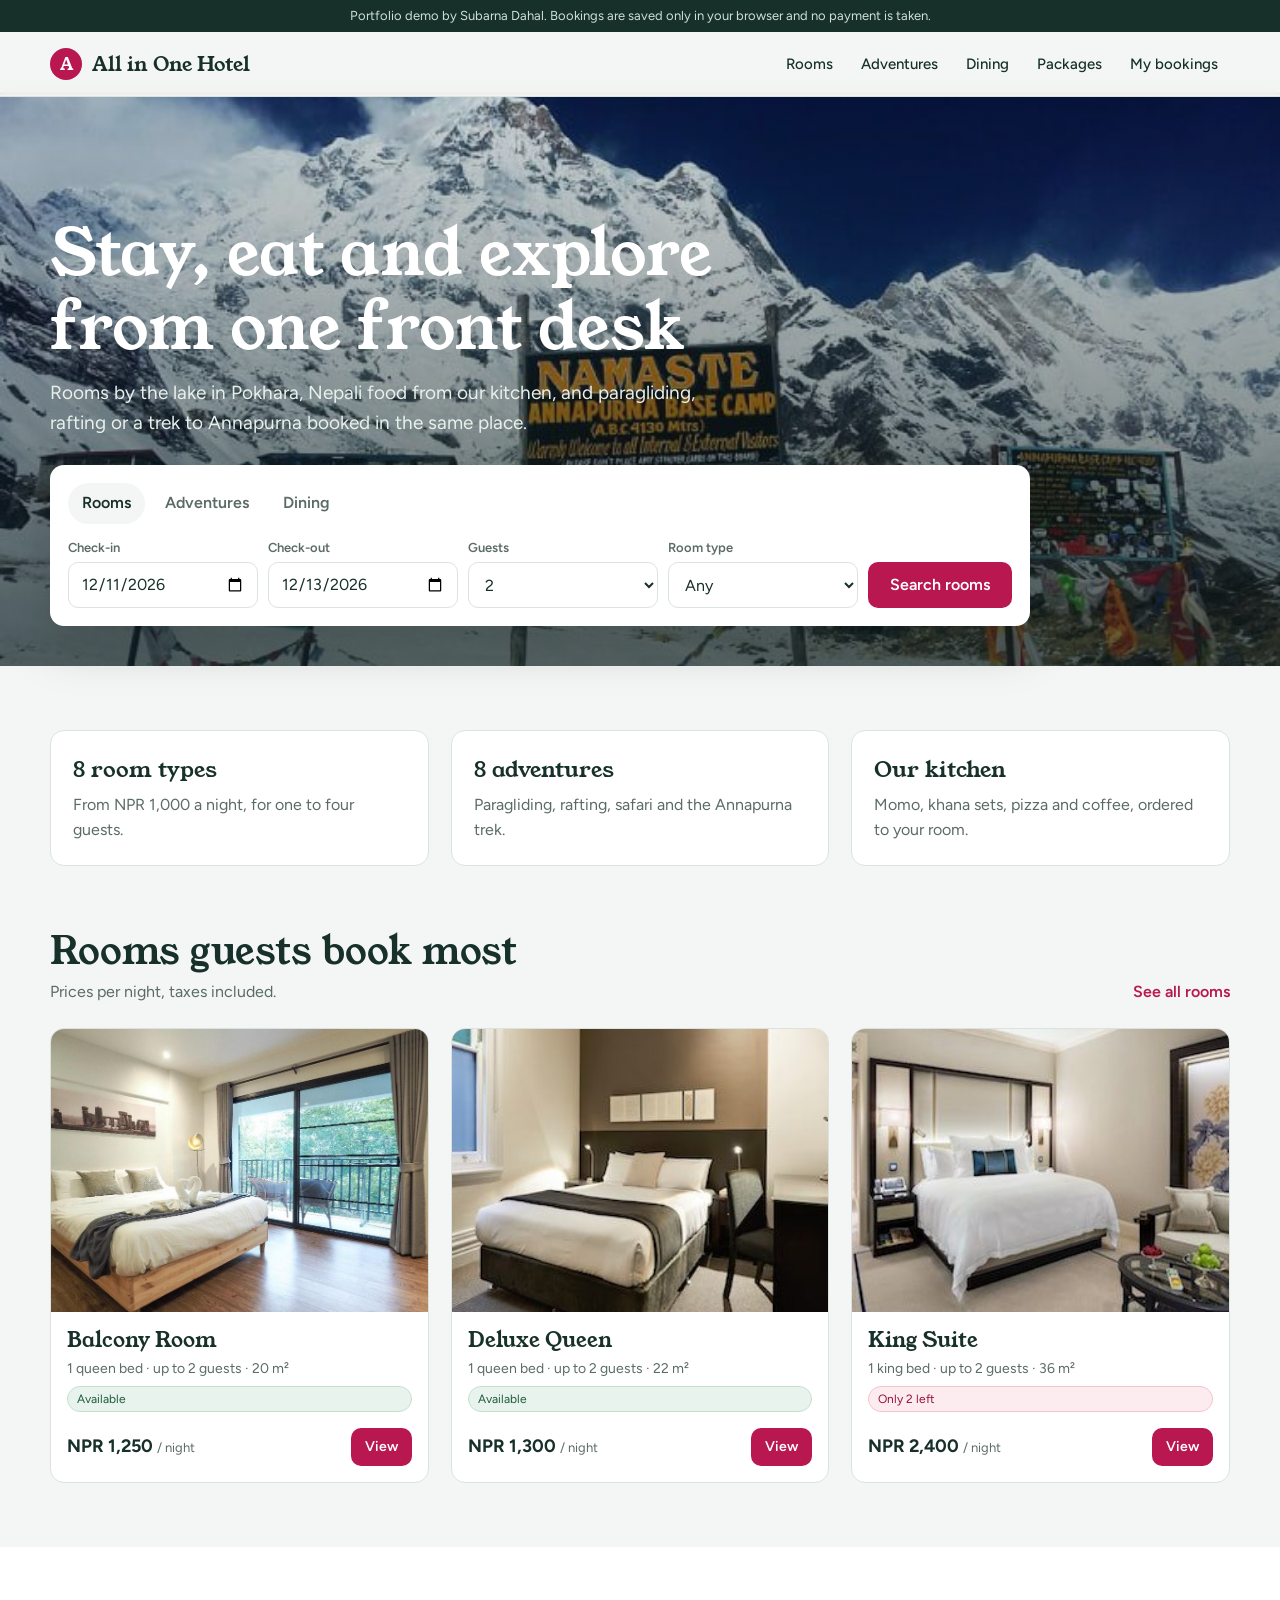
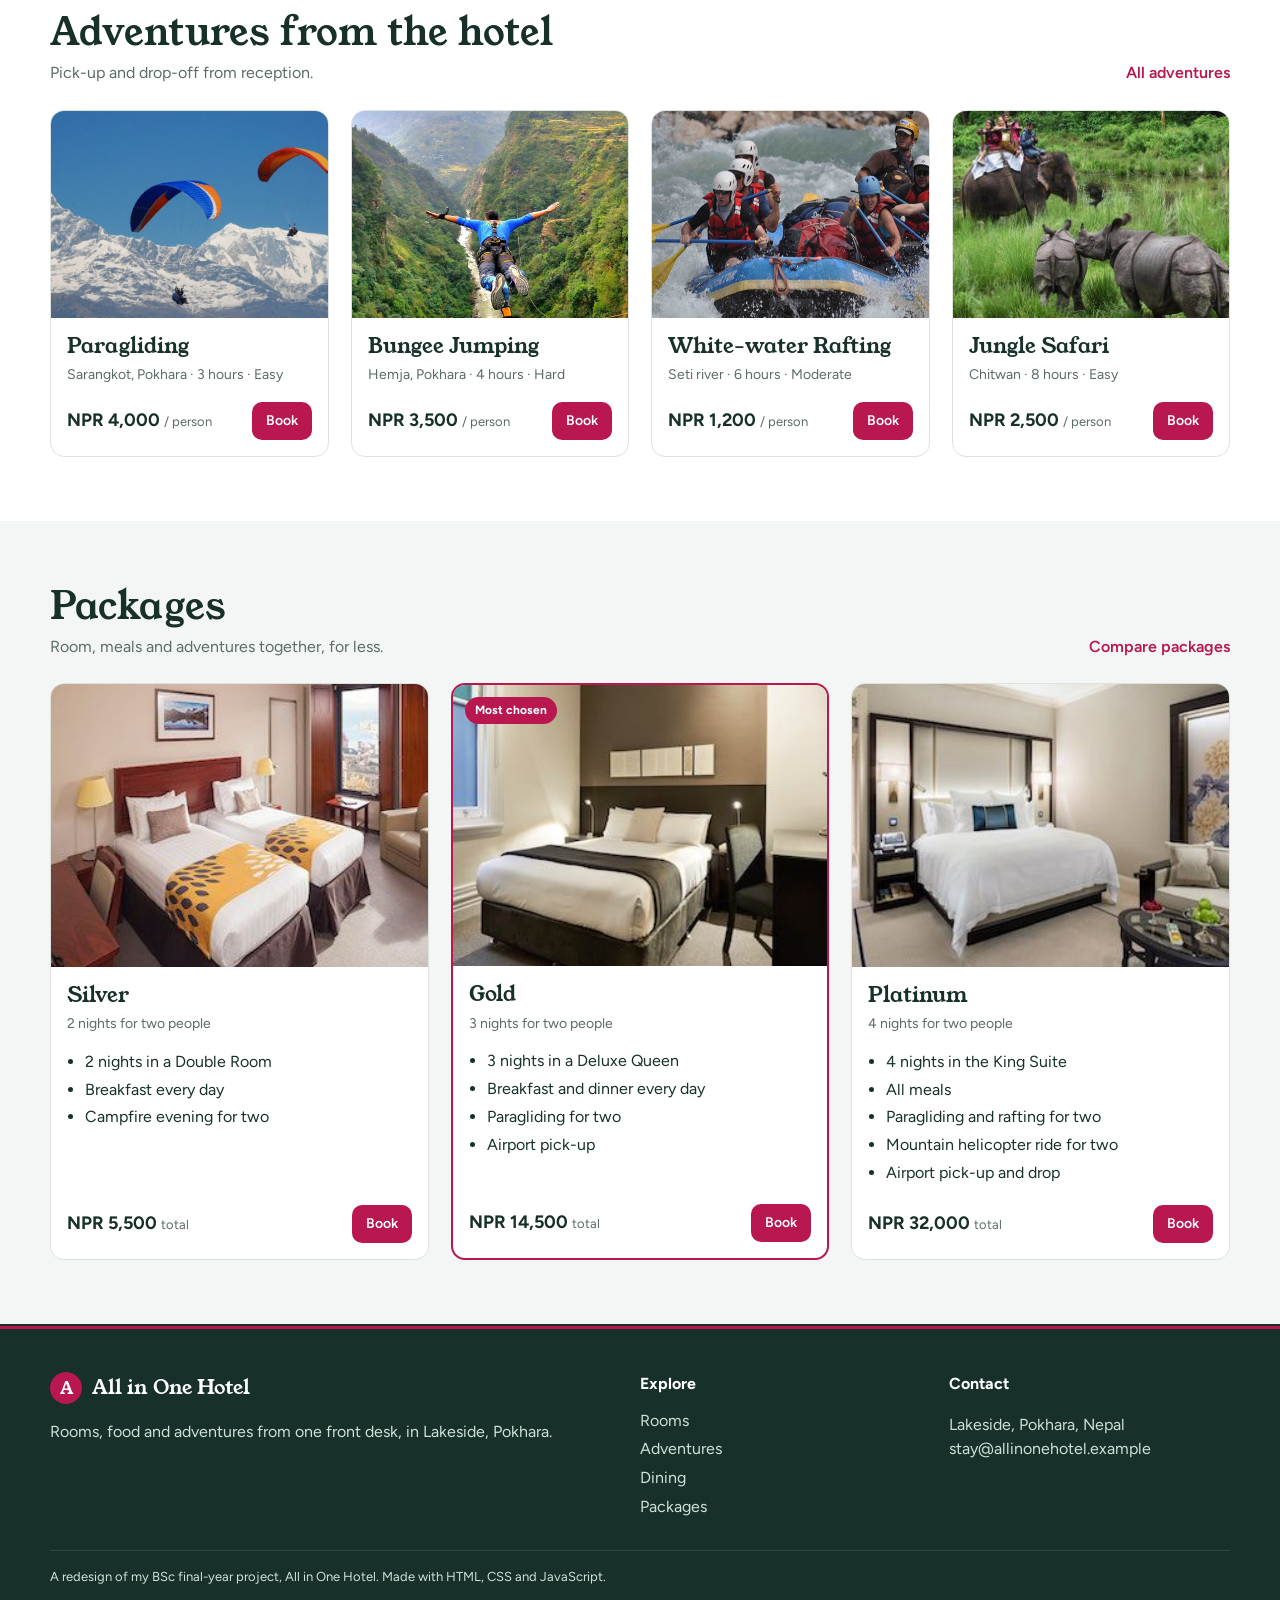
<file: projects/hotel/index.html>
<!DOCTYPE html>
<html lang="en">
<head>
<meta charset="utf-8">
<meta name="viewport" content="width=device-width, initial-scale=1">
<title>All in One Hotel, Pokhara: rooms, adventures and dining</title>
<meta name="description" content="Book a room, an adventure or a meal at All in One Hotel in Lakeside, Pokhara.">
<link rel="preconnect" href="https://fonts.googleapis.com">
<link rel="preconnect" href="https://fonts.gstatic.com" crossorigin>
<link href="https://fonts.googleapis.com/css2?family=Figtree:wght@400;500;600;700&family=Young+Serif&display=swap" rel="stylesheet">
<link rel="stylesheet" href="styles.css">
</head>
<body>
<a class="skip" href="#app">Skip to content</a>
<div class="demo-bar">Portfolio demo by Subarna Dahal. Bookings are saved only in your browser and no payment is taken.</div>

<header class="top">
  <div class="wrap top-row">
    <a class="brand" href="#/"><span class="brand-mark" aria-hidden="true">A</span>All in One Hotel</a>
    <button class="menu-btn" aria-expanded="false" aria-controls="nav">Menu</button>
    <nav id="nav" aria-label="Main">
      <a href="#/stay">Rooms</a>
      <a href="#/adventures">Adventures</a>
      <a href="#/dining">Dining</a>
      <a href="#/packages">Packages</a>
      <a href="#/trips" class="trips-link">My bookings <span class="badge" id="trip-count" hidden></span></a>
    </nav>
  </div>
</header>

<main id="app" tabindex="-1"></main>

<footer class="foot">
  <div class="wrap foot-grid">
    <div>
      <div class="brand foot-brand"><span class="brand-mark" aria-hidden="true">A</span>All in One Hotel</div>
      <p>Rooms, food and adventures from one front desk, in Lakeside, Pokhara.</p>
    </div>
    <div>
      <h4>Explore</h4>
      <a href="#/stay">Rooms</a><a href="#/adventures">Adventures</a><a href="#/dining">Dining</a><a href="#/packages">Packages</a>
    </div>
    <div>
      <h4>Contact</h4>
      <p>Lakeside, Pokhara, Nepal<br>stay@allinonehotel.example</p>
    </div>
  </div>
  <div class="wrap foot-note">A redesign of my BSc final-year project, All in One Hotel. Made with HTML, CSS and JavaScript.</div>
</footer>

<div class="sheet-backdrop" id="sheet-backdrop" hidden></div>
<aside class="sheet" id="sheet" role="dialog" aria-modal="true" aria-labelledby="sheet-title" hidden></aside>
<div class="toast" id="toast" role="status" aria-live="polite" hidden></div>

<script src="data.js"></script>
<script src="app.js"></script>
</body>
</html>
</file>
<file: style.css>
:root {
  --snow: #F6F8FA;
  --ice: #E9EFF3;
  --ink: #102230;
  --ink-2: #4B5D6B;
  --line: #D6DFE6;
  --glacier: #1F6F9E;
  --glacier-soft: #DCEBF4;
  --crimson: #C0273D;
  --night: #0C1B26;
  --display: "Newsreader", Georgia, "Times New Roman", serif;
  --sans: "Hanken Grotesk", system-ui, -apple-system, "Segoe UI", Roboto, sans-serif;
  --deva: "Mukta", "Noto Sans Devanagari", sans-serif;
  --radius: 14px;
  --ease: cubic-bezier(.2, .7, .2, 1);
}

* { box-sizing: border-box; }
html { scroll-behavior: smooth; scroll-padding-top: 76px; }
body {
  margin: 0;
  background: var(--snow);
  color: var(--ink);
  font: 400 17px/1.65 var(--sans);
  -webkit-font-smoothing: antialiased;
  text-rendering: optimizeLegibility;
}
img { max-width: 100%; height: auto; display: block; }
a { color: var(--glacier); text-decoration-thickness: 1px; text-underline-offset: 3px; }
a:hover { color: var(--crimson); }
:focus-visible { outline: 3px solid var(--glacier); outline-offset: 3px; border-radius: 6px; }
b, strong { font-weight: 600; }
button { font: inherit; }

.ic { width: 18px; height: 18px; fill: none; stroke: currentColor; stroke-width: 1.8; stroke-linecap: round; stroke-linejoin: round; flex: none; }

.wrap { width: min(1160px, 100% - 40px); margin-inline: auto; }
.skip { position: absolute; left: -999px; top: 8px; background: var(--ink); color: #fff; padding: 8px 12px; z-index: 100; border-radius: 8px; }
.skip:focus { left: 8px; }

/* reading progress */
.progress { position: fixed; inset: 0 0 auto 0; height: 3px; z-index: 30; pointer-events: none; }
.progress span { display: block; height: 100%; width: 100%; background: var(--glacier); transform-origin: 0 50%; transform: scaleX(0); }

/* header */
.site-header {
  position: sticky; top: 0; z-index: 20;
  background: rgba(246, 248, 250, .86);
  backdrop-filter: saturate(1.4) blur(12px);
  -webkit-backdrop-filter: saturate(1.4) blur(12px);
  border-bottom: 1px solid transparent;
  transition: border-color .2s, box-shadow .2s;
}
.site-header.scrolled { border-bottom-color: var(--line); box-shadow: 0 6px 24px -18px rgba(16, 34, 48, .5); }
.header-row { display: flex; align-items: center; justify-content: space-between; height: 64px; gap: 16px; }
.brand { display: flex; align-items: center; gap: 10px; font: 600 18px/1 var(--sans); letter-spacing: -.01em; color: var(--ink); text-decoration: none; }
.brand-mark { width: 26px; height: 26px; fill: var(--ink); transition: transform .4s var(--ease); }
.brand:hover { color: var(--ink); }
.brand:hover .brand-mark { transform: translateY(-2px); fill: var(--glacier); }
nav { display: flex; gap: 4px; align-items: center; }
nav a {
  position: relative; color: var(--ink-2); text-decoration: none; font-size: 15px; font-weight: 500;
  padding: 8px 12px; border-radius: 999px; transition: color .2s, background .2s;
}
nav a:hover { color: var(--ink); background: var(--ice); }
nav a.active { color: var(--ink); background: var(--ice); }
.nav-contact { display: inline-flex; align-items: center; gap: 7px; margin-left: 6px; background: var(--ink); color: #fff !important; }
.nav-contact:hover { background: var(--glacier) !important; }
.nav-contact .ic { width: 16px; height: 16px; }
.menu-btn { display: none; background: none; border: 0; padding: 8px; border-radius: 10px; color: var(--ink); cursor: pointer; }
.menu-btn .ic { width: 24px; height: 24px; }

/* hero */
.hero { position: relative; padding: 84px 0 0; overflow: hidden; }
.ridge { display: block; width: 100%; height: 150px; margin-top: 8px; pointer-events: none; }
.ridge path { fill: none; stroke-linejoin: round; }
.ridge-back { stroke: #C3D3DE; stroke-width: 1.5; }
.ridge-front { stroke: var(--glacier); stroke-width: 2; opacity: .45; }
.js .ridge path { stroke-dasharray: 2600; stroke-dashoffset: 2600; animation: draw 2.6s var(--ease) .2s forwards; }
.js .ridge .ridge-front { animation-delay: .5s; }
@keyframes draw { to { stroke-dashoffset: 0; } }

.hero-inner { position: relative; }
.hero-inner > * { max-width: 820px; }
.hello { margin: 0 0 6px; color: var(--glacier); font-weight: 600; font-size: 17px; }
h1 {
  font: 600 clamp(48px, 8vw, 96px)/.98 var(--display);
  letter-spacing: -.025em;
  margin: 0 0 24px;
}
.lede { font-size: clamp(19px, 2.2vw, 23px); line-height: 1.5; max-width: 32em; margin: 0 0 22px; color: #22394A; }
.meta { list-style: none; margin: 0 0 30px; padding: 0; display: flex; flex-wrap: wrap; gap: 8px 22px; color: var(--ink-2); font-size: 15.5px; }
.meta li { display: inline-flex; align-items: center; gap: 8px; }
.meta .ic { color: var(--glacier); }
.actions { display: flex; gap: 10px; flex-wrap: wrap; margin: 0; }

.js .hero-inner > * { opacity: 0; transform: translateY(14px); animation: rise .8s var(--ease) forwards; }
.js .hero-inner > *:nth-child(2) { animation-delay: .08s; }
.js .hero-inner > *:nth-child(3) { animation-delay: .16s; }
.js .hero-inner > *:nth-child(4) { animation-delay: .24s; }
.js .hero-inner > *:nth-child(5) { animation-delay: .32s; }
@keyframes rise { to { opacity: 1; transform: none; } }

/* buttons */
.btn {
  display: inline-flex; align-items: center; gap: 8px;
  padding: 11px 18px; border: 1.5px solid var(--line); background: #fff;
  border-radius: 999px; color: var(--ink); text-decoration: none; font-weight: 600; font-size: 15.5px;
  cursor: pointer; transition: transform .2s var(--ease), border-color .2s, background .2s, color .2s, box-shadow .2s;
}
.btn:hover { color: var(--ink); border-color: var(--ink); transform: translateY(-1px); box-shadow: 0 6px 16px -10px rgba(16, 34, 48, .45); }
.btn:active { transform: translateY(0); }
.btn-solid { background: var(--ink); border-color: var(--ink); color: #fff; }
.btn-solid:hover { background: var(--glacier); border-color: var(--glacier); color: #fff; }
.btn-icon { padding: 11px; }

/* topic cards */
.topics { position: relative; display: grid; grid-template-columns: repeat(3, 1fr); gap: 18px; margin-top: -64px; padding-bottom: 80px; }
.topic {
  display: grid; grid-template-columns: 112px 1fr; gap: 16px; align-items: center;
  background: #fff; border: 1px solid var(--line); border-radius: var(--radius);
  padding: 12px; text-decoration: none; color: var(--ink);
  transition: transform .3s var(--ease), box-shadow .3s, border-color .3s;
}
.topic:hover { color: var(--ink); transform: translateY(-4px); border-color: #B9CAD6; box-shadow: 0 18px 36px -24px rgba(16, 34, 48, .55); }
.topic-img { position: relative; aspect-ratio: 1; border-radius: 10px; overflow: hidden; background: var(--ink); }
.topic-img img { position: absolute; inset: 0; width: 100%; height: 100%; object-fit: cover; transition: opacity .45s var(--ease), transform .6s var(--ease); }
.topic-img .over { opacity: 0; }
.topic:hover .topic-img .over, .topic:focus-visible .topic-img .over, .topic.show .topic-img .over { opacity: 1; }
.topic:hover .topic-img img { transform: scale(1.04); }
.topic-body { display: grid; gap: 4px; }
.topic-tag { display: inline-flex; align-items: center; gap: 6px; color: var(--glacier); font-size: 13.5px; font-weight: 600; }
.topic-tag .ic { width: 15px; height: 15px; }
.topic b { font-size: 16.5px; line-height: 1.3; }
.hint { font-size: 13.5px; color: var(--ink-2); line-height: 1.4; }

.words { display: grid; place-items: center; background: linear-gradient(160deg, #173246, #0C1B26); }
.words .w { grid-area: 1 / 1; font: 700 19px/1 var(--deva); color: #fff; opacity: 0; }
.words .w1 { color: #8FD3A8; }
.words .w2 { color: #E9EFF3; }
.words .w3 { color: #F59BA8; }
.js .words .w { animation: cycle 6s infinite; }
.js .words .w2 { animation-delay: 2s; }
.js .words .w3 { animation-delay: 4s; }
@keyframes cycle { 0%, 30% { opacity: 1; transform: none; } 36%, 100% { opacity: 0; transform: translateY(-6px); } }
html:not(.js) .words .w1 { opacity: 1; }

/* sections */
.section { padding: 104px 0; }
.section-alt { background: #fff; border-block: 1px solid var(--line); }
.section-head { display: grid; grid-template-columns: minmax(0, 1fr) minmax(0, 1.3fr); gap: 40px; align-items: end; margin-bottom: 56px; }
.section-title { font: 600 clamp(34px, 4.6vw, 52px)/1.05 var(--display); margin: 0; letter-spacing: -.02em; }
.section-intro { color: var(--ink-2); max-width: 36em; margin: 0; font-size: 17.5px; }
h3 { font-family: var(--display); font-weight: 600; }

/* studies */
.study { display: grid; grid-template-columns: 1fr 1fr; gap: 64px; align-items: start; }
.study + .study { margin-top: 112px; padding-top: 88px; border-top: 1px solid var(--line); }
.study-flip .study-text { order: 2; }
.tag { display: inline-flex; align-items: center; gap: 7px; margin: 0 0 14px !important; padding: 5px 12px; border-radius: 999px; background: var(--glacier-soft); color: var(--glacier); font-size: 14px; font-weight: 600; }
.tag .ic { width: 16px; height: 16px; }
.study h3 { font-size: clamp(27px, 3vw, 34px); line-height: 1.12; letter-spacing: -.015em; margin: 0 0 8px; }
.kicker { color: var(--ink-2); font-size: 16px; font-style: italic; margin: 0 0 22px !important; }
.study-text p { margin: 0 0 16px; }
.points { padding: 0; margin: 0 0 24px; list-style: none; }
.points li { position: relative; padding-left: 22px; margin-bottom: 8px; }
.points li::before { content: ""; position: absolute; left: 2px; top: .62em; width: 8px; height: 8px; border-radius: 2px; background: var(--glacier); transform: rotate(45deg); }
.study-fig { margin: 0; position: sticky; top: 92px; }
.study-fig figcaption { font-size: 14px; color: var(--ink-2); margin: 10px 0 28px; }

.zoom { position: relative; display: block; width: 100%; padding: 0; border: 1px solid var(--line); border-radius: 12px; background: #fff; overflow: hidden; cursor: zoom-in; transition: border-color .2s, box-shadow .3s; }
.zoom img { width: 100%; transition: transform .5s var(--ease); }
.zoom:hover { border-color: #B9CAD6; box-shadow: 0 16px 34px -24px rgba(16, 34, 48, .6); }
.zoom:hover img { transform: scale(1.015); }
.zoom-ic { position: absolute; right: 10px; top: 10px; display: grid; place-items: center; width: 34px; height: 34px; border-radius: 999px; background: rgba(16, 34, 48, .78); color: #fff; opacity: 0; transform: scale(.85); transition: opacity .2s, transform .2s var(--ease); }
.zoom-ic .ic { width: 16px; height: 16px; }
.zoom:hover .zoom-ic, .zoom:focus-visible .zoom-ic { opacity: 1; transform: none; }

.results { width: 100%; border-collapse: collapse; margin: 8px 0 22px; font-size: 15px; font-variant-numeric: tabular-nums; }
.results caption { caption-side: bottom; text-align: left; font-size: 13.5px; color: var(--ink-2); padding-top: 10px; }
.results th, .results td { padding: 10px 10px 10px 0; border-bottom: 1px solid var(--line); text-align: left; vertical-align: middle; }
.results thead th { font-weight: 600; color: var(--ink-2); font-size: 13.5px; border-bottom: 1.5px solid var(--ink); }
.results tbody th { font-weight: 500; }
.results tr.best { background: linear-gradient(90deg, var(--glacier-soft), transparent 85%); }
.results tr.best th { padding-left: 10px; border-radius: 8px 0 0 8px; }
.results td b { color: var(--glacier); }
.bar { display: block; height: 4px; width: 100%; max-width: 110px; margin-bottom: 6px; border-radius: 999px; background: var(--ice); position: relative; overflow: hidden; }
.bar::after { content: ""; position: absolute; inset: 0; width: calc(var(--v) * 1%); background: #8FAFC4; border-radius: inherit; transform-origin: 0 50%; transition: transform 1.1s var(--ease) .2s; }
.best .bar::after { background: var(--glacier); }
.js .reveal:not(.in) .bar::after { transform: scaleX(0); }

.paper-links { display: flex; gap: 10px; flex-wrap: wrap; margin: 24px 0 0 !important; }
.paper-links .btn { font-size: 15px; padding: 9px 15px; }

/* reveal on scroll */
.js .reveal { opacity: 0; transform: translateY(18px); transition: opacity .8s var(--ease), transform .8s var(--ease); }
.js .reveal.in { opacity: 1; transform: none; }

/* papers */
.paper-list { list-style: none; margin: 0; padding: 0; display: grid; gap: 14px; }
.paper-list li {
  display: grid; grid-template-columns: auto 1fr auto; gap: 22px; align-items: center;
  padding: 22px 24px; border: 1px solid var(--line); border-radius: var(--radius); background: var(--snow);
  transition: border-color .25s, box-shadow .3s, background .25s;
}
.paper-list li:hover { background: #fff; border-color: #B9CAD6; box-shadow: 0 16px 34px -26px rgba(16, 34, 48, .6); }
.paper-ic { display: grid; place-items: center; width: 48px; height: 48px; border-radius: 12px; background: var(--glacier-soft); color: var(--glacier); }
.paper-ic .ic { width: 22px; height: 22px; }
.paper-list h3 { font-size: 19px; line-height: 1.35; margin: 0 0 6px; }
.paper-list p { margin: 0; color: var(--ink-2); font-size: 15px; }
.paper-list .paper-links { margin: 0 !important; flex-wrap: nowrap; }

/* apps */
.apps { display: grid; grid-template-columns: repeat(3, 1fr); gap: 24px; }
.app { display: flex; flex-direction: column; background: #fff; border: 1px solid var(--line); border-radius: var(--radius); overflow: hidden; transition: transform .3s var(--ease), box-shadow .3s; }
.app:hover { transform: translateY(-4px); box-shadow: 0 22px 40px -28px rgba(16, 34, 48, .6); }
.app-shot { position: relative; display: block; overflow: hidden; border-bottom: 1px solid var(--line); }
.app-shot img { aspect-ratio: 16 / 10; object-fit: cover; object-position: top; width: 100%; transition: transform .7s var(--ease); }
.app:hover .app-shot img { transform: scale(1.035); }
.live { position: absolute; left: 12px; top: 12px; display: inline-flex; align-items: center; gap: 7px; padding: 4px 10px 4px 9px; border-radius: 999px; background: rgba(255, 255, 255, .94); color: #12683A; font-size: 13px; font-weight: 700; }
.live::before { content: ""; width: 8px; height: 8px; border-radius: 50%; background: #1FA45A; box-shadow: 0 0 0 0 rgba(31, 164, 90, .6); animation: pulse 2s infinite; }
@keyframes pulse { 70% { box-shadow: 0 0 0 8px rgba(31, 164, 90, 0); } 100% { box-shadow: 0 0 0 0 rgba(31, 164, 90, 0); } }
.app-body { padding: 22px 22px 24px; display: flex; flex-direction: column; flex: 1; }
.app h3 { display: flex; align-items: center; gap: 10px; font-size: 22px; margin: 0 0 8px; }
.app h3 .ic { width: 22px; height: 22px; color: var(--glacier); }
.app p { margin: 0 0 10px; color: var(--ink-2); font-size: 15.5px; }
.app .paper-links { margin-top: auto !important; padding-top: 10px; }

/* about */
.about-grid { display: grid; grid-template-columns: 1fr 1fr; gap: 72px; }
.about-text .section-title { margin-bottom: 28px; }
.about-text p { font-size: 18.5px; line-height: 1.6; max-width: 32em; margin: 0 0 18px; }
.group { display: flex; align-items: center; gap: 10px; font-size: 21px; margin: 44px 0 12px; }
.group:first-child { margin-top: 0; }
.timeline { list-style: none; padding: 0; margin: 0; border-left: 2px solid var(--line); }
.timeline li { position: relative; display: grid; grid-template-columns: 96px 1fr; gap: 14px; padding: 8px 0 8px 22px; }
.timeline li::before { content: ""; position: absolute; left: -7px; top: 15px; width: 12px; height: 12px; border-radius: 50%; background: #fff; border: 2px solid var(--glacier); }
.when { color: var(--ink-2); font-size: 15px; font-variant-numeric: tabular-nums; }
.chips { list-style: none; display: flex; flex-wrap: wrap; gap: 8px; margin: 0; padding: 0; }
.chips li { padding: 6px 12px; border: 1px solid var(--line); border-radius: 999px; font-size: 14.5px; background: var(--snow); transition: border-color .2s, color .2s, background .2s; }
.chips li:hover { border-color: var(--glacier); color: var(--glacier); background: #fff; }

/* footer */
.site-footer { position: relative; background: var(--night); color: #C9D6DF; padding: 64px 0 56px; margin-top: 90px; }
.ridge-foot { position: absolute; left: 0; top: -89px; height: 90px; margin: 0; }
.ridge-foot path { fill: var(--night); stroke: none; }
.js .ridge-foot path { animation: none; stroke-dasharray: none; }
.footer-row { display: flex; justify-content: space-between; align-items: end; gap: 24px; flex-wrap: wrap; }
.footer-big { font: 600 clamp(28px, 3.6vw, 40px)/1.15 var(--display); color: #fff; margin: 0 0 8px; max-width: 18em; }
.footer-sub { margin: 0 0 24px; }
.site-footer a { display: inline-flex; align-items: center; gap: 9px; color: #fff; text-decoration: none; padding: 10px 16px; border: 1px solid rgba(255, 255, 255, .2); border-radius: 999px; transition: background .2s, border-color .2s; }
.site-footer a:hover { color: #fff; background: rgba(255, 255, 255, .08); border-color: rgba(255, 255, 255, .5); }
.footer-links { display: flex; gap: 10px; flex-wrap: wrap; margin: 0; }
.small { display: inline-flex; align-items: center; gap: 8px; font-size: 14px; margin: 0; }

/* back to top */
.to-top {
  position: fixed; right: 20px; bottom: 20px; z-index: 15; display: grid; place-items: center;
  width: 46px; height: 46px; border-radius: 50%; border: 0; background: var(--ink); color: #fff; cursor: pointer;
  box-shadow: 0 10px 24px -10px rgba(16, 34, 48, .7);
  opacity: 0; transform: translateY(12px); pointer-events: none; transition: opacity .3s, transform .3s var(--ease), background .2s;
}
.to-top.on { opacity: 1; transform: none; pointer-events: auto; }
.to-top:hover { background: var(--glacier); }

/* lightbox */
.lightbox { width: min(1200px, 94vw); max-height: 92vh; padding: 18px; border: 0; border-radius: 16px; background: #fff; box-shadow: 0 40px 80px -30px rgba(0, 0, 0, .6); }
.lightbox::backdrop { background: rgba(12, 27, 38, .72); backdrop-filter: blur(3px); }
.lightbox[open] { animation: pop .3s var(--ease); }
@keyframes pop { from { opacity: 0; transform: scale(.97); } }
.lightbox img { width: 100%; max-height: 78vh; object-fit: contain; }
.lb-cap { margin: 12px 4px 0; color: var(--ink-2); font-size: 15px; }
.lb-close { position: absolute; right: 12px; top: 12px; display: grid; place-items: center; width: 38px; height: 38px; border: 0; border-radius: 50%; background: var(--ink); color: #fff; cursor: pointer; z-index: 1; }

/* toast */
.toast {
  position: fixed; left: 50%; bottom: 24px; z-index: 40; padding: 12px 18px; border-radius: 999px;
  background: var(--ink); color: #fff; font-size: 15px; font-weight: 500;
  transform: translate(-50%, 20px); opacity: 0; pointer-events: none; transition: opacity .25s, transform .3s var(--ease);
}
.toast.on { opacity: 1; transform: translate(-50%, 0); }

/* in-progress study */
.tag-live { background: #FCEBD3; color: #8A4B00; }
.tag-live .dot { width: 8px; height: 8px; border-radius: 50%; background: #E08A00; box-shadow: 0 0 0 0 rgba(224, 138, 0, .6); animation: pulse-amber 2s infinite; }
@keyframes pulse-amber { 70% { box-shadow: 0 0 0 7px rgba(224, 138, 0, 0); } 100% { box-shadow: 0 0 0 0 rgba(224, 138, 0, 0); } }
.status { padding: 12px 16px; border-left: 3px solid #E08A00; background: #FFF8EE; border-radius: 0 10px 10px 0; font-size: 15.5px; }
.tests { display: grid; grid-template-columns: 1fr 1fr; gap: 14px; }
.test { display: grid; gap: 6px; align-content: start; padding: 18px; border: 1px solid var(--line); border-radius: 12px; background: #fff; transition: border-color .2s, transform .3s var(--ease); }
.test:hover { border-color: #B9CAD6; transform: translateY(-2px); }
.test b { font-size: 16px; }
.test span:last-child { font-size: 14.5px; color: var(--ink-2); line-height: 1.45; }
.test-ic svg { width: 48px; height: 48px; fill: none; stroke: var(--ink); stroke-width: 2; stroke-linecap: round; stroke-linejoin: round; }
.test-ic rect { fill: #EADBCF; stroke: none; }
.test-ic rect.dark { fill: #8D6748; }
.test-ic .lesion { fill: #4A2C2A; stroke: none; }
.test-ic .ghost { stroke-dasharray: 3 3; stroke: #9AA9B4; }
.test-ic .ink { stroke: #7A3FA0; stroke-width: 3; stroke-dasharray: 5 4; }
.test-ic .ok { stroke: var(--glacier); stroke-width: 3; }
@media (max-width: 520px) { .tests { grid-template-columns: 1fr; } }

/* responsive */
@media (max-width: 1000px) {
  .topics { grid-template-columns: 1fr; max-width: 560px; }
  .study, .about-grid { grid-template-columns: 1fr; gap: 36px; }
  .study-flip .study-text { order: 0; }
  .study-fig { position: static; }
  .apps { grid-template-columns: 1fr 1fr; }
  .section-head { grid-template-columns: 1fr; gap: 14px; }
  .paper-list li { grid-template-columns: auto 1fr; }
  .paper-list .paper-links { grid-column: 1 / -1; flex-wrap: wrap; }
}
@media (max-width: 760px) {
  body { font-size: 16px; }
  .menu-btn { display: inline-flex; }
  nav {
    position: absolute; top: 64px; left: 0; right: 0; flex-direction: column; align-items: stretch; gap: 2px;
    padding: 10px 16px 16px; background: var(--snow); border-bottom: 1px solid var(--line);
    box-shadow: 0 20px 30px -24px rgba(16, 34, 48, .5);
    opacity: 0; transform: translateY(-8px); pointer-events: none; transition: opacity .2s, transform .25s var(--ease);
  }
  nav.open { opacity: 1; transform: none; pointer-events: auto; }
  nav a { padding: 12px 14px; font-size: 16px; }
  .nav-contact { margin: 6px 0 0; justify-content: center; }
  .hero { padding-top: 48px; }
  .ridge { height: 90px; }
  .topics { margin-top: -30px; padding-bottom: 56px; }
  .topic { grid-template-columns: 92px 1fr; }
  .section { padding: 72px 0; }
  .apps { grid-template-columns: 1fr; }
  .results { font-size: 14px; }
  .results th, .results td { padding-right: 8px; }
  .paper-list li { grid-template-columns: 1fr; padding: 20px; }
  .paper-ic { display: none; }
  .timeline li { grid-template-columns: 1fr; gap: 2px; }
}

@media (prefers-reduced-motion: reduce) {
  html { scroll-behavior: auto; }
  *, *::before, *::after { animation-duration: .01ms !important; animation-iteration-count: 1 !important; transition-duration: .01ms !important; }
  .js .ridge path { stroke-dashoffset: 0; }
  .js .reveal, .js .hero-inner > * { opacity: 1; transform: none; }
  .js .words .w { animation: none; }
  .js .words .w1 { opacity: 1; }
}
</file>
<file: projects/hotel/styles.css>
[hidden] { display: none !important; }
:root {
  --pine: #17302A;
  --pine-2: #2B4A42;
  --mist: #F3F6F4;
  --card: #FFFFFF;
  --line: #DCE3DF;
  --muted: #5B6B66;
  --rhodo: #B8174F;     /* rhododendron, Nepal's national flower */
  --rhodo-dark: #94113F;
  --brass: #9C7A2A;
  --radius: 14px;
  --head: "Young Serif", Georgia, serif;
  --body: "Figtree", system-ui, -apple-system, "Segoe UI", sans-serif;
}
* { box-sizing: border-box; }
html { scroll-behavior: smooth; }
@media (prefers-reduced-motion: reduce) { html { scroll-behavior: auto; } * { transition: none !important; } }
body { margin: 0; background: var(--mist); color: var(--pine); font: 400 16px/1.55 var(--body); }
img { display: block; max-width: 100%; }
a { color: inherit; }
button, input, select { font: inherit; color: inherit; }
:focus-visible { outline: 3px solid var(--rhodo); outline-offset: 2px; }
.wrap { width: min(1180px, 100% - 40px); margin-inline: auto; }
.skip { position: absolute; left: -999px; }
.skip:focus { left: 8px; top: 8px; background: #fff; padding: 8px 12px; z-index: 99; }
h1, h2, h3 { font-family: var(--head); font-weight: 400; line-height: 1.15; margin: 0; }
.demo-bar { background: var(--pine); color: #CFE0D9; font-size: 13px; text-align: center; padding: 6px 12px; }

/* header */
.top { position: sticky; top: 0; z-index: 20; background: rgba(243,246,244,.94); backdrop-filter: blur(8px); border-bottom: 1px solid var(--line); }
.top-row { display: flex; align-items: center; justify-content: space-between; height: 64px; }
.brand { display: flex; align-items: center; gap: 10px; font-family: var(--head); font-size: 20px; text-decoration: none; }
.brand-mark { display: grid; place-items: center; width: 32px; height: 32px; border-radius: 50%; background: var(--rhodo); color: #fff; font-size: 17px; }
nav { display: flex; gap: 4px; }
nav a { text-decoration: none; padding: 8px 12px; border-radius: 999px; font-weight: 500; font-size: 15px; }
nav a:hover { background: #E3EAE6; }
nav a.active { background: var(--pine); color: #fff; }
.badge { display: inline-grid; place-items: center; min-width: 20px; height: 20px; padding: 0 6px; border-radius: 999px; background: var(--rhodo); color: #fff; font-size: 12px; margin-left: 4px; }
.menu-btn { display: none; border: 1px solid var(--line); background: #fff; border-radius: 999px; padding: 8px 14px; cursor: pointer; }

/* hero */
.hero { position: relative; min-height: 560px; display: grid; align-items: end; color: #fff; }
.hero-img { position: absolute; inset: 0; width: 100%; height: 100%; object-fit: cover; }
.hero::after { content: ""; position: absolute; inset: 0; background: linear-gradient(180deg, rgba(10,25,22,.15) 0%, rgba(10,25,22,.65) 100%); }
.hero-inner { position: relative; z-index: 1; padding: 120px 0 40px; }
.hero h1 { font-size: clamp(36px, 6vw, 64px); max-width: 13em; }
.hero p { font-size: 19px; max-width: 34em; margin: 14px 0 28px; color: #E8F0EC; }

/* search card */
.search { background: #fff; color: var(--pine); border-radius: var(--radius); box-shadow: 0 18px 50px rgba(10,25,22,.25); padding: 18px; max-width: 980px; }
.tabs { display: flex; gap: 6px; margin-bottom: 14px; }
.tab { border: 0; background: transparent; padding: 8px 14px; border-radius: 999px; font-weight: 600; cursor: pointer; color: var(--muted); }
.tab[aria-selected="true"] { background: var(--mist); color: var(--pine); }
.search-row { display: grid; grid-template-columns: repeat(4, 1fr) auto; gap: 10px; align-items: end; }
.field label { display: block; font-size: 13px; font-weight: 600; margin-bottom: 4px; color: var(--muted); }
.field input, .field select { width: 100%; height: 46px; border: 1px solid var(--line); border-radius: 10px; padding: 0 12px; background: #fff; }
.btn { display: inline-flex; align-items: center; justify-content: center; gap: 8px; height: 46px; padding: 0 22px; border-radius: 10px; border: 0; background: var(--rhodo); color: #fff; font-weight: 600; cursor: pointer; text-decoration: none; }
.btn:hover { background: var(--rhodo-dark); }
.btn.ghost { background: #fff; color: var(--pine); border: 1px solid var(--line); }
.btn.ghost:hover { background: var(--mist); }
.btn.small { height: 38px; padding: 0 14px; font-size: 14px; }
.btn[disabled] { opacity: .5; cursor: not-allowed; }

/* sections */
.section { padding: 64px 0; }
.section-head { display: flex; justify-content: space-between; align-items: end; gap: 20px; margin-bottom: 24px; }
.section-head h2 { font-size: clamp(28px, 3.5vw, 38px); }
.section-head p { margin: 6px 0 0; color: var(--muted); }
.link { color: var(--rhodo); font-weight: 600; text-decoration: none; white-space: nowrap; }
.link:hover { text-decoration: underline; }

.grid { display: grid; grid-template-columns: repeat(3, 1fr); gap: 22px; }
.grid.four { grid-template-columns: repeat(4, 1fr); }
.card { background: var(--card); border-radius: var(--radius); overflow: hidden; border: 1px solid var(--line); display: flex; flex-direction: column; }
.card-img { aspect-ratio: 4 / 3; width: 100%; object-fit: cover; }
.card-body { padding: 16px; display: flex; flex-direction: column; gap: 6px; flex: 1; }
.card h3 { font-size: 21px; }
.meta { color: var(--muted); font-size: 14px; }
.price { font-weight: 700; font-size: 18px; }
.price small { font-weight: 400; color: var(--muted); font-size: 13px; }
.card-foot { display: flex; justify-content: space-between; align-items: center; margin-top: auto; padding-top: 10px; }
.chips { display: flex; flex-wrap: wrap; gap: 6px; }
.chip { font-size: 12px; padding: 3px 9px; border-radius: 999px; background: var(--mist); border: 1px solid var(--line); }
.chip.warn { background: #FDECEF; border-color: #F3C3D0; color: var(--rhodo-dark); }
.chip.ok { background: #E7F3EC; border-color: #C3E0CF; color: #1E5B3C; }

/* listing layout */
.page-head { padding: 40px 0 8px; }
.page-head h1 { font-size: clamp(32px, 4.5vw, 46px); }
.page-head p { color: var(--muted); margin: 8px 0 0; max-width: 46em; }
.listing { display: grid; grid-template-columns: 260px 1fr; gap: 28px; padding: 24px 0 64px; align-items: start; }
.filters { background: #fff; border: 1px solid var(--line); border-radius: var(--radius); padding: 18px; position: sticky; top: 84px; display: grid; gap: 16px; }
.filters h2 { font-family: var(--body); font-weight: 700; font-size: 15px; }
.filters fieldset { border: 0; padding: 0; margin: 0; display: grid; gap: 6px; }
.filters legend { font-weight: 600; font-size: 14px; margin-bottom: 4px; }
.check { display: flex; gap: 8px; align-items: center; font-size: 14px; }
.results-bar { display: flex; justify-content: space-between; align-items: center; margin-bottom: 14px; gap: 12px; flex-wrap: wrap; }
.results-bar select { height: 38px; border-radius: 10px; border: 1px solid var(--line); padding: 0 10px; background: #fff; }
.empty { background: #fff; border: 1px dashed var(--line); border-radius: var(--radius); padding: 40px; text-align: center; color: var(--muted); }

/* detail */
.detail { display: grid; grid-template-columns: 1.4fr 1fr; gap: 36px; padding: 32px 0 64px; align-items: start; }
.detail-img { border-radius: var(--radius); width: 100%; aspect-ratio: 16/10; object-fit: cover; }
.detail h1 { font-size: clamp(30px, 4vw, 42px); margin: 18px 0 8px; }
.book-box { background: #fff; border: 1px solid var(--line); border-radius: var(--radius); padding: 22px; position: sticky; top: 84px; display: grid; gap: 14px; }
.facts { display: grid; grid-template-columns: repeat(3, 1fr); gap: 10px; margin: 18px 0; }
.fact { background: #fff; border: 1px solid var(--line); border-radius: 10px; padding: 12px; }
.fact b { display: block; font-size: 18px; }
.fact span { color: var(--muted); font-size: 13px; }
.crumbs { font-size: 14px; color: var(--muted); padding-top: 22px; }
.crumbs a { color: var(--muted); }

/* packages */
.pkg { position: relative; }
.pkg.popular { border: 2px solid var(--rhodo); }
.pkg .ribbon { position: absolute; top: 12px; left: 12px; background: var(--rhodo); color: #fff; font-size: 12px; font-weight: 700; padding: 4px 10px; border-radius: 999px; }
.pkg ul { margin: 6px 0 0; padding-left: 18px; }
.pkg li { margin: 3px 0; }

/* dining */
.cat-tabs { display: flex; gap: 8px; flex-wrap: wrap; margin: 18px 0 22px; }
.cat-tabs button { border: 1px solid var(--line); background: #fff; border-radius: 999px; padding: 7px 14px; cursor: pointer; font-weight: 500; }
.cat-tabs button[aria-pressed="true"] { background: var(--pine); color: #fff; border-color: var(--pine); }
.dining { display: grid; grid-template-columns: 1fr 320px; gap: 28px; padding-bottom: 64px; align-items: start; }
.food-card .card-img { aspect-ratio: 3/2; }
.order { background: #fff; border: 1px solid var(--line); border-radius: var(--radius); padding: 18px; position: sticky; top: 84px; }
.order h2 { font-family: var(--body); font-size: 17px; font-weight: 700; margin-bottom: 10px; }
.order-line { display: flex; justify-content: space-between; align-items: center; gap: 8px; padding: 8px 0; border-bottom: 1px solid var(--line); font-size: 14px; }
.qty { display: inline-flex; align-items: center; gap: 6px; }
.qty button { width: 28px; height: 28px; border-radius: 50%; border: 1px solid var(--line); background: #fff; cursor: pointer; }
.total { display: flex; justify-content: space-between; font-weight: 700; margin: 12px 0; }

/* trips */
.trip { display: grid; grid-template-columns: 160px 1fr auto; gap: 18px; background: #fff; border: 1px solid var(--line); border-radius: var(--radius); padding: 14px; align-items: center; }
.trip img { border-radius: 10px; aspect-ratio: 4/3; object-fit: cover; }
.trip + .trip { margin-top: 14px; }
.code { font-family: ui-monospace, monospace; font-size: 13px; background: var(--mist); padding: 2px 8px; border-radius: 6px; }

/* sheet (booking panel) */
.sheet-backdrop { position: fixed; inset: 0; background: rgba(10,25,22,.45); z-index: 40; }
.sheet { position: fixed; top: 0; right: 0; bottom: 0; width: min(460px, 100%); background: #fff; z-index: 41; overflow-y: auto; padding: 24px; box-shadow: -20px 0 50px rgba(0,0,0,.2); transform: translateX(0); transition: transform .25s ease; }
.sheet h2 { font-size: 28px; margin-bottom: 4px; }
.sheet .close { position: absolute; top: 16px; right: 16px; border: 1px solid var(--line); background: #fff; border-radius: 999px; padding: 6px 12px; cursor: pointer; }
.sheet form { display: grid; gap: 14px; margin-top: 18px; }
.two { display: grid; grid-template-columns: 1fr 1fr; gap: 10px; }
.summary { background: var(--mist); border-radius: 10px; padding: 14px; font-size: 14px; display: grid; gap: 6px; }
.summary div { display: flex; justify-content: space-between; }
.summary .grand { font-weight: 700; font-size: 16px; border-top: 1px solid var(--line); padding-top: 8px; }
.error { color: var(--rhodo-dark); font-size: 14px; }
.toast { position: fixed; left: 50%; bottom: 24px; transform: translateX(-50%); background: var(--pine); color: #fff; padding: 12px 18px; border-radius: 10px; z-index: 60; box-shadow: 0 10px 30px rgba(0,0,0,.25); }

/* footer */
.foot { background: var(--pine); color: #CFE0D9; padding: 48px 0 24px; }
.foot-grid { display: grid; grid-template-columns: 2fr 1fr 1fr; gap: 28px; }
.foot h4 { color: #fff; margin: 0 0 10px; }
.foot a { display: block; text-decoration: none; padding: 2px 0; }
.foot a:hover { color: #fff; }
.foot-brand { color: #fff; }
.foot-note { border-top: 1px solid var(--pine-2); margin-top: 28px; padding-top: 16px; font-size: 13px; }

/* intro strip */
.strip { display: grid; grid-template-columns: repeat(3, 1fr); gap: 22px; }
.strip a { text-decoration: none; background: #fff; border: 1px solid var(--line); border-radius: var(--radius); padding: 22px; display: grid; gap: 6px; }
.strip a:hover { border-color: var(--pine); }
.strip b { font-family: var(--head); font-weight: 400; font-size: 22px; }
.strip span { color: var(--muted); }

@media (max-width: 980px) {
  .grid, .grid.four { grid-template-columns: repeat(2, 1fr); }
  .search-row { grid-template-columns: 1fr 1fr; }
  .search-row .btn { grid-column: span 2; }
  .listing, .detail, .dining { grid-template-columns: 1fr; }
  .filters, .book-box, .order { position: static; }
}
@media (max-width: 720px) {
  .menu-btn { display: inline-block; }
  nav { display: none; position: absolute; top: 64px; left: 0; right: 0; background: #fff; flex-direction: column; padding: 10px 20px 16px; border-bottom: 1px solid var(--line); }
  nav.open { display: flex; }
  .grid, .grid.four, .strip, .foot-grid { grid-template-columns: 1fr; }
  .hero { min-height: 640px; }
  .trip { grid-template-columns: 1fr; }
  .facts { grid-template-columns: 1fr 1fr; }
}
.search-row > *, .two > * { min-width: 0; }
.field input, .field select { min-width: 0; max-width: 100%; }
</file>
